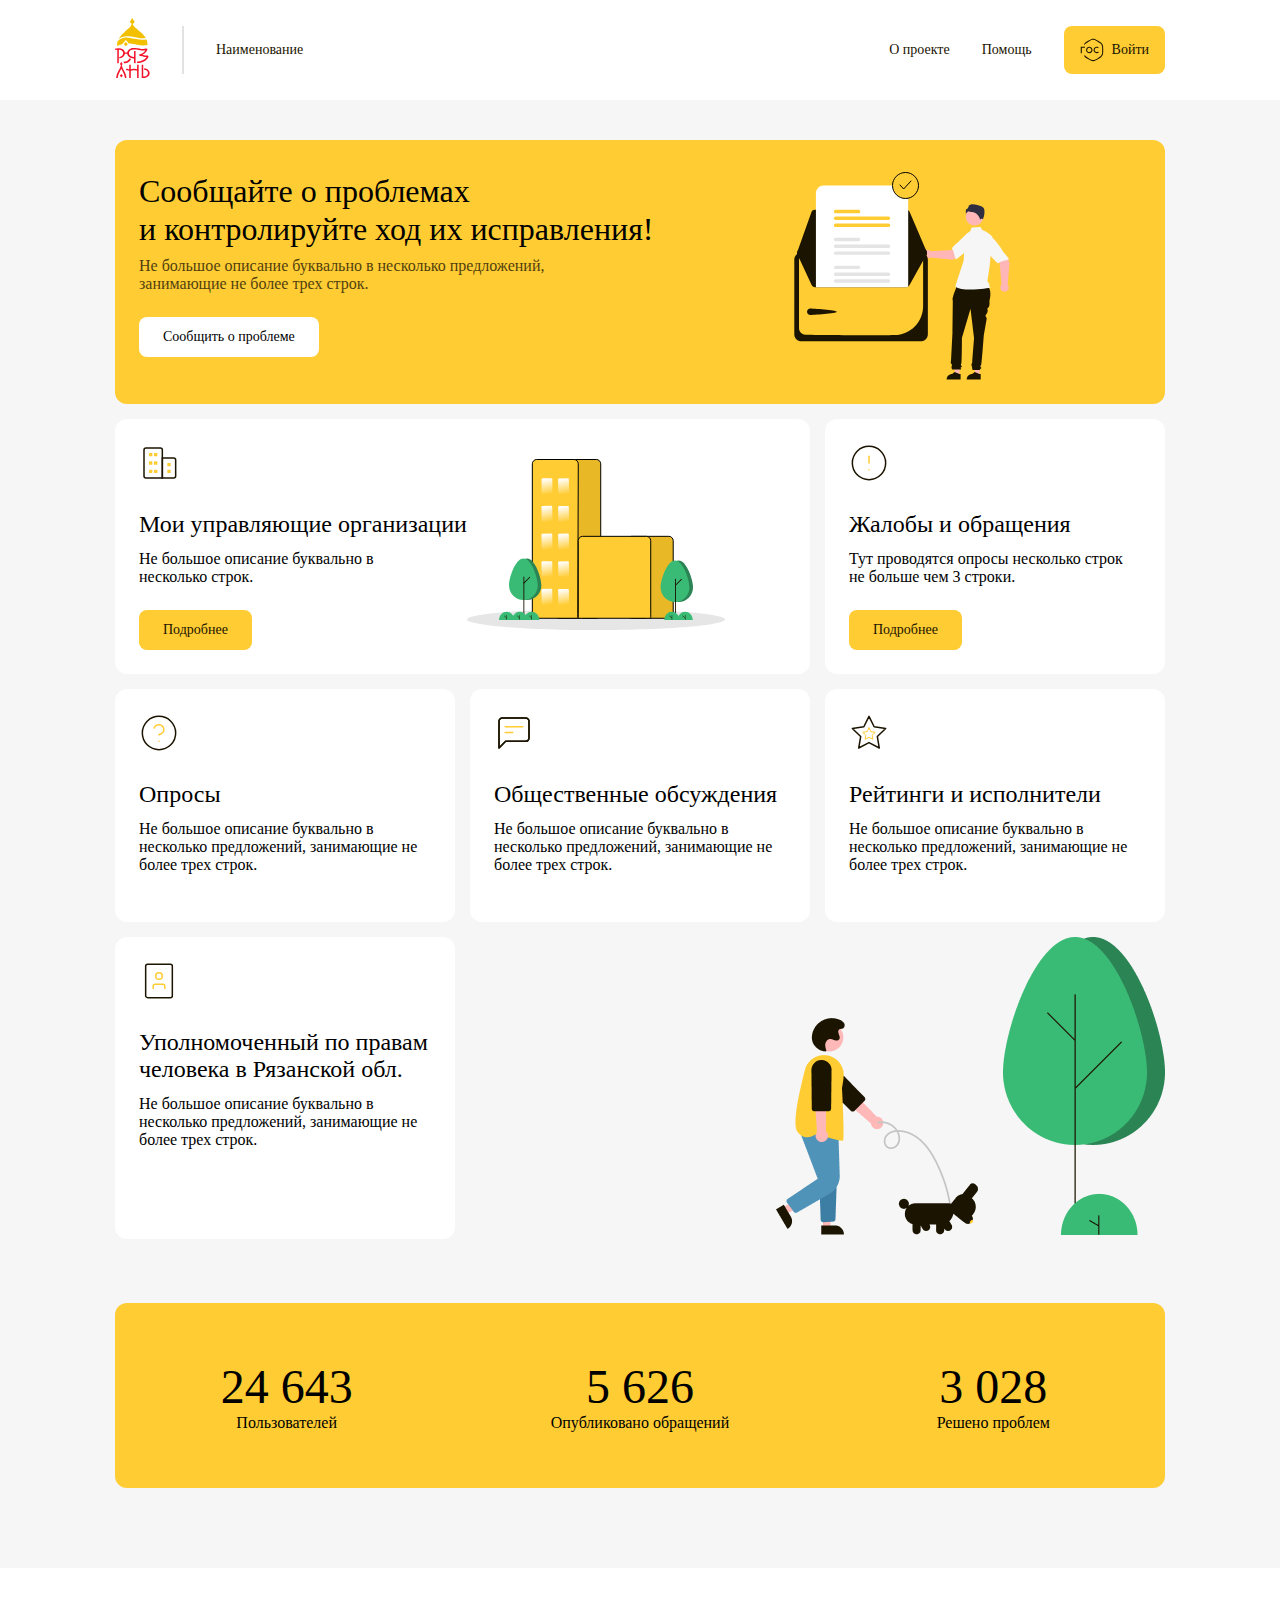
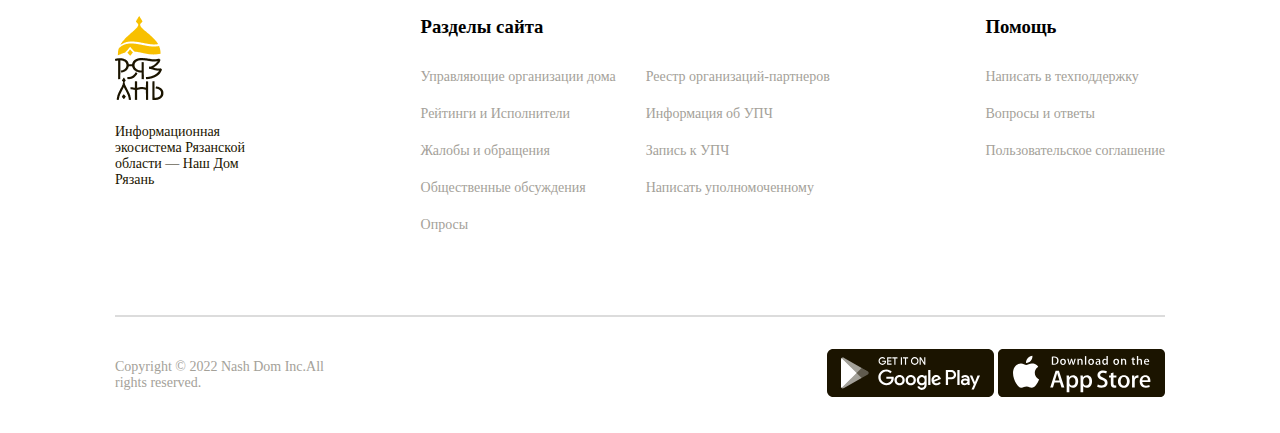
<file: main/index.html>
<!DOCTYPE html>
<html lang="en">
  <head>
    <meta charset="UTF-8" />
    <meta name="viewport" content="width=device-width, initial-scale=1.0" />
    <title>Ecosystem</title>
    <link rel="icon" href="../icon/header-icon-Ecosystem.svg" />
    <link rel="stylesheet" href="./sass/stayle.css" />

    <link
      rel="stylesheet"
      href="https://cdnjs.cloudflare.com/ajax/libs/font-awesome/6.5.1/css/all.min.css"
      integrity="sha512-DTOQO9RWCH3ppGqcWaEA1BIZOC6xxalwEsw9c2QQeAIftl+Vegovlnee1c9QX4TctnWMn13TZye+giMm8e2LwA=="
      crossorigin="anonymous"
      referrerpolicy="no-referrer"
    />
  </head>
  <body>
    <header class="header">
      <div class="container">
        <nav class="nav">
          <div class="header__wrapper">
            <div class="header__icon-ryaan">
              <a href="#">
                <img
                  src="../icon/header-icon-Ecosystem.svg"
                  alt="here is a picture ryaan"
              /></a>
              <div class="header__bottom-line"></div>
              <a href="#" class="header__ryaan-text">Наименование</a>
            </div>
            <div class="header__link-wrapper">
              <a class="header__link-project" href="#">О проекте</a>
              <div class="header__section-help">
                Помощь
                <i class="fa-solid fa-chevron-down"></i>

                <div class="header__heddin-link">
                  <a href="# ">Написать в техподдержку</a>
                  <a href="# ">Вопросы и ответы</a>
                  <a href="# ">Пользовательское соглашение</a>
                </div>
              </div>
              <button class="header__login_enter">
                <img
                  src="../icon/header-nav-state.svg"
                  alt="here is a picture state"
                />
                Войти
              </button>
            </div>
            <img
              class="header__icon-bars-mobile"
              src="../icon/header__icon-bars-img.svg"
              alt="here is a picture bars"
            />
          </div>
        </nav>
      </div>
    </header>

    <main class="main">
      <div class="container">
        <div class="main__box-wrapper">
          <div class="main__box-text-wrapper">
            <h3 class="main__box-title">
              Сообщайте о проблемах <br />
              и контролируйте ход их исправления!
            </h3>
            <p class="main__box-text">
              Не большое описание буквально в несколько предложений, занимающие
              не более трех строк.
            </p>
            <button class="main__box-button">Сообщить о проблеме</button>
          </div>
          <div class="main__box-img">
            <img
              src="../img/main__img-list-person.svg"
              alt="here is a picture person and list "
            />
          </div>
        </div>

        <div class="main__house-wrapper">
          <div class="main__house-width main__house-box">
            <div class="main_house-text-wrapper">
              <img
                src="../icon/main-smale-house.svg"
                alt="here is a picture smale house"
              />
              <h3 class="main__house-title">Мои управляющие организации</h3>
              <p class="main__house-text">
                Не большое описание буквально в несколько строк.
              </p>
              <button class="main__house-button">Подробнее</button>
            </div>
            <div class="main_house-img-wrapper">
              <img
                src="../img/mian-house-img.svg"
                alt="
              here is a picture of a house"
              />
            </div>
          </div>
          <div class="main__house-width main__house-complaint">
            <img
              src="../icon/main-house-undo.svg"
              alt="here is a picture of a it in "
            />
            <h4 class="main__house-complaint-title">Жалобы и обращения</h4>
            <p class="main__house-complaint-text">
              Тут проводятся опросы несколько строк не больше чем 3 строки.
            </p>
            <button class="main__house-button">Подробнее</button>
          </div>
          <div class="main__house-width main__house-question">
            <img
              src="../icon/main-circl-question.svg"
              alt="here is a picture of a it in "
            />
            <h4 class="main__house-complaint-title">Опросы</h4>
            <p class="main__house-complaint-text">
              Не большое описание буквально в несколько предложений, занимающие
              не более трех строк.
            </p>
          </div>
          <div class="main__house-width main__house-messeg">
            <img
              src="../icon/main-icon-messege.svg"
              alt="here is a picture of a it in "
            />
            <h4 class="main__house-complaint-title">Общественные обсуждения</h4>
            <p class="main__house-complaint-text">
              Не большое описание буквально в несколько предложений, занимающие
              не более трех строк.
            </p>
          </div>
          <div class="main__house-width main__house-star">
            <img
              src="../icon/main-star-img.svg"
              alt="here is a picture of a it in "
            />
            <h4 class="main__house-complaint-title">Рейтинги и исполнители</h4>
            <p class="main__house-complaint-text">
              Не большое описание буквально в несколько предложений, занимающие
              не более трех строк.
            </p>
          </div>
          <div class="main__house-complaint-imgAndWrapper">
            <div class="main__house-width main__house-person">
              <img
                src="../icon/main__person-own.svg"
                alt="here is a picture of a it in "
              />
              <h4 class="main__house-complaint-title">
                Уполномоченный по правам человека в Рязанской обл.
              </h4>
              <p class="main__house-complaint-text">
                Не большое описание буквально в несколько предложений,
                занимающие не более трех строк.
              </p>
            </div>
            <div class="main__house-img-wrapper">
              <img
                class="main__house-img-person-dog"
                src="../img/main__person_dog.png"
                alt="here is a picture person and dog"
              />
            </div>
          </div>
        </div>

        <div class="main__box-opinions-wrapper">
          <div class="main__box-opinions-text">
            <p class="main__box-opinions-number">24 643</p>
            <p class="main__box-opinions">Пользователей</p>
          </div>
          <div class="main__box-opinions-text">
            <p class="main__box-opinions-number">5 626</p>
            <p class="main__box-opinions">Опубликовано обращений</p>
          </div>
          <div class="main__box-opinions-text">
            <p class="main__box-opinions-number">3 028</p>
            <p class="main__box-opinions">Решено проблем</p>
          </div>
        </div>
      </div>
    </main>

    <footer class="footer">
      <div class="container">
        <div class="footer__wrapper">
          <div class="footer__list-wrapper">
            <ul class="footer__list-img">
              <li>
                <img
                  class="footer__list-icon"
                  src="../icon/footer-icon.png"
                  alt="here is a picture ryaan "
                />
              </li>
              <li class="footer__list-text">
                Информационная экосистема Рязанской области — Наш Дом Рязань
              </li>
            </ul>
            <ul class="footer__list">
              <h3 class="footer__title">Разделы сайта</h3>
              <div class="footer__list-link-wrapper">
                <div class="footer__list-link">
                  <li><a href="#">Управляющие организации дома</a></li>
                  <li><a href="#">Рейтинги и Исполнители</a></li>
                  <li><a href="#">Жалобы и обращения</a></li>
                  <li><a href="#">Общественные обсуждения</a></li>
                  <li><a href="#">Опросы</a></li>
                </div>
                <div class="footer__list-link">
                  <li><a href="#">Реестр организаций-партнеров</a></li>
                  <li><a href="#">Информация об УПЧ</a></li>
                  <li><a href="#">Запись к УПЧ</a></li>
                  <li><a href="#">Написать уполномоченному</a></li>
                </div>
              </div>
            </ul>
            <ul class="footer__list2">
              <h3 class="Footer__list-title2">Помощь</h3>
              <li><a href="#">Написать в техподдержку</a></li>
              <li><a href="#">Вопросы и ответы</a></li>
              <li><a href="#">Пользовательское соглашение</a></li>
            </ul>
          </div>
        </div>
        <div class="footer__line"></div>
        <div class="footer__copyright">
          <p class="footer__copyright-text">
            Copyright © 2022 Nash Dom Inc.All rights reserved.
          </p>
          <div class="footer__copyright-icons">
            <a href="#"
              ><img src="../icon/footer__icon-play.svg" alt="icon-playmarket"
            /></a>
            <a href="#"
              ><img src="../icon/footer__icon-apple.svg" alt="icon-apple"
            /></a>
          </div>
        </div>
      </div>
    </footer>
  </body>
</html>
</file>
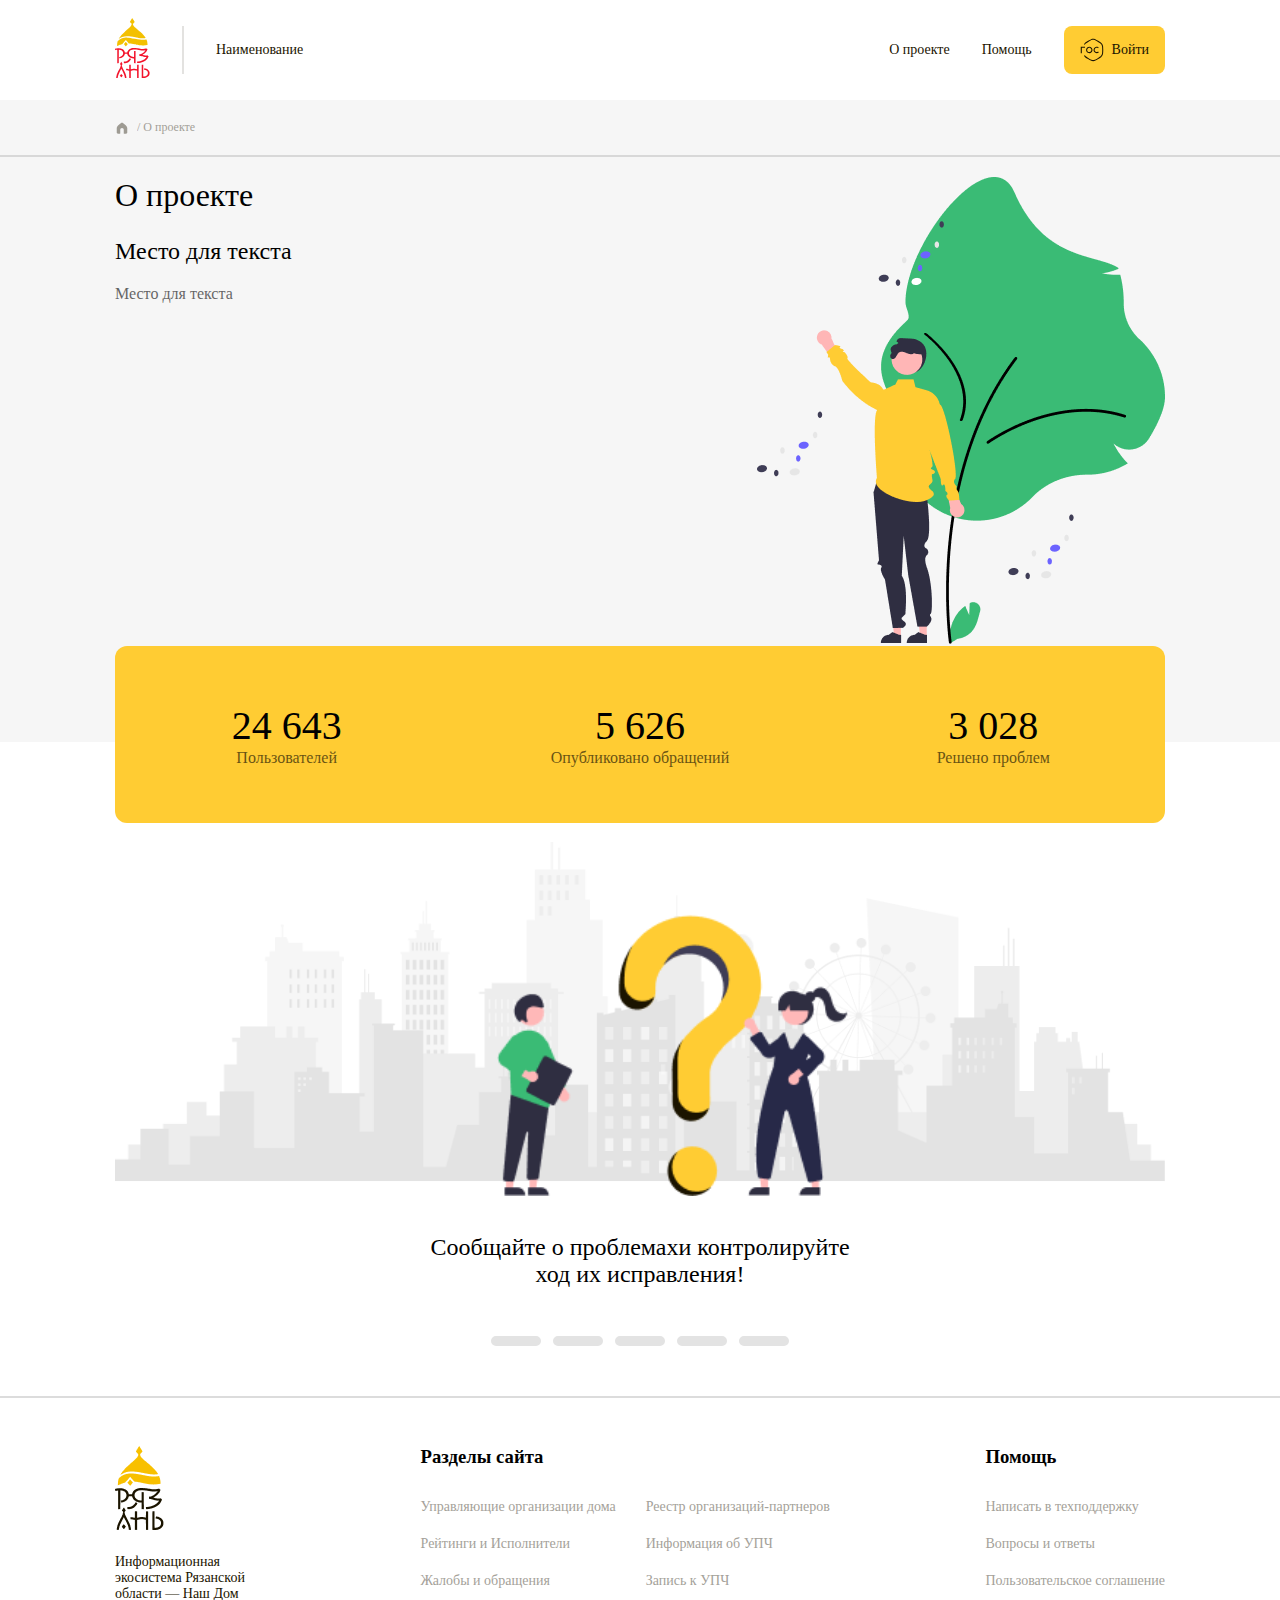
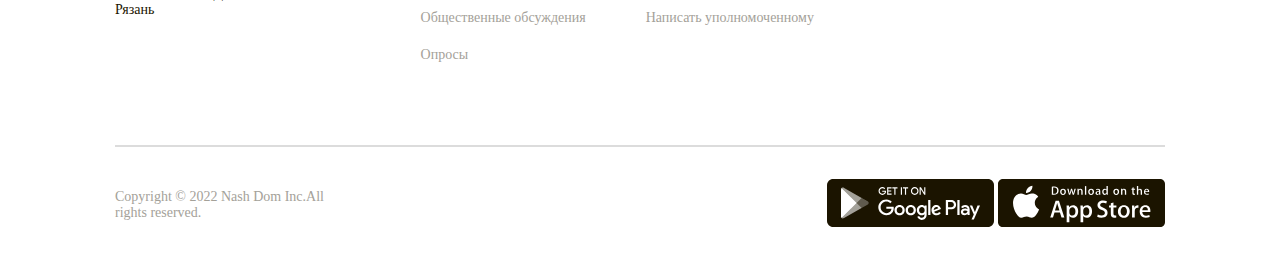
<file: about/about.html>
<!DOCTYPE html>
<html lang="en">
  <head>
    <meta charset="UTF-8" />
    <meta name="viewport" content="width=device-width, initial-scale=1.0" />
    <title>About</title>
    <link rel="icon" href="../icon/header-icon-Ecosystem.svg" />
    <link rel="stylesheet" href="./sass/stayle.css" />
    <link
      href="https://db.onlinewebfonts.com/c/acadfdfc97cd213de5a5609200dd5906?family=ALS+Hauss+Regular"
      rel="stylesheet"
    />
    <link
      rel="stylesheet"
      href="https://cdnjs.cloudflare.com/ajax/libs/font-awesome/6.5.1/css/all.min.css"
      integrity="sha512-DTOQO9RWCH3ppGqcWaEA1BIZOC6xxalwEsw9c2QQeAIftl+Vegovlnee1c9QX4TctnWMn13TZye+giMm8e2LwA=="
      crossorigin="anonymous"
      referrerpolicy="no-referrer"
    />
  </head>
  <body>
    <header class="header">
      <div class="container">
        <nav class="nav">
          <div class="header__wrapper">
            <div class="header__icon-ryaan">
              <a href="#">
                <img
                  src="../icon/header-icon-Ecosystem.svg"
                  alt="here is a picture ryaan"
              /></a>
              <div class="header__bottom-line"></div>
              <a href="#" class="header__ryaan-text">Наименование</a>
            </div>
            <div class="header__link-wrapper">
              <a class="header__link-project" href="#">О проекте</a>
              <div class="header__section-help">
                Помощь
                <i class="fa-solid fa-chevron-down"></i>

                <div class="header__heddin-link">
                  <a href="# ">Написать в техподдержку</a>
                  <a href="# ">Вопросы и ответы</a>
                  <a href="# ">Пользовательское соглашение</a>
                </div>
              </div>
              <button class="header__login_enter">
                <img
                  src="../icon/header-nav-state.svg"
                  alt="here is a picture state"
                />
                Войти
              </button>
            </div>
            <img
              class="header__icon-bars-mobile"
              src="../icon/header__icon-bars-img.svg"
              alt="here is a picture bars"
            />
          </div>
        </nav>
      </div>
    </header>

    <main class="main">
      <section class="main__about-wrapper">
        <div class="container">
          <div class="main__house-text-wrapper">
            <img
              src="../icon/main__house.svg"
              alt="here is a picture house icon"
            />

            <p class="main__house-p">/ О проекте</p>
          </div>
        </div>
        <div class="line"></div>
        <div class="container">
          <div class="main__heading-wrapper">
            <div class="main__heading">
              <h2 class="main___heading1">О проекте</h2>
              <h3 class="main___heading2">Место для текста</h3>
              <h4 class="main___heading3">Место для текста</h4>
            </div>
            <div class="main__img">
              <img
                src="../img/main__person and tree.png"
                alt="person and tree"
              />
            </div>
          </div>
        </div>
      </section>
      <div class="main__box-home">
        <div class="container">
          <div class="main__box-wrapper">
            <div class="main__box-opinions-wrapper">
              <div class="main__box-opinions-text">
                <p class="main__box-opinions-number">24 643</p>
                <p class="main__box-opinions">Пользователей</p>
              </div>
              <div class="main__box-opinions-text">
                <p class="main__box-opinions-number">5 626</p>
                <p class="main__box-opinions">Опубликовано обращений</p>
              </div>
              <div class="main__box-opinions-text">
                <p class="main__box-opinions-number">3 028</p>
                <p class="main__box-opinions">Решено проблем</p>
              </div>
            </div>
          </div>
          <div class="main__object-house">
            <img
              class="main__img-object"
              src="../img/main__house-object.png"
              alt="object house"
            />
            <img
              class="main__question-img"
              src="../img/main__question-person.png"
              alt="person and question"
            />
            <p class="main__object-text">
              Сообщайте о проблемахи контролируйте <br />
              ход их исправления!
            </p>
            <div class="main__button-wrapper">
              <div class="main__button"></div>
              <div class="main__button"></div>
              <div class="main__button"></div>
              <div class="main__button"></div>
              <div class="main__button"></div>
            </div>
          </div>
        </div>
      </div>
    </main>
    <div class="line"></div>
    <footer class="footer">
      <div class="container">
        <div class="footer__wrapper">
          <div class="footer__list-wrapper">
            <ul class="footer__list-img">
              <li>
                <img
                  class="footer__list-icon"
                  src="../icon/footer-icon.png"
                  alt="here is a picture ryaan "
                />
              </li>
              <li class="footer__list-text">
                Информационная экосистема Рязанской области — Наш Дом Рязань
              </li>
            </ul>
            <ul class="footer__list">
              <h3 class="footer__title">Разделы сайта</h3>
              <div class="footer__list-link-wrapper">
                <div class="footer__list-link">
                  <li><a href="#">Управляющие организации дома</a></li>
                  <li><a href="#">Рейтинги и Исполнители</a></li>
                  <li><a href="#">Жалобы и обращения</a></li>
                  <li><a href="#">Общественные обсуждения</a></li>
                  <li><a href="#">Опросы</a></li>
                </div>
                <div class="footer__list-link">
                  <li><a href="#">Реестр организаций-партнеров</a></li>
                  <li><a href="#">Информация об УПЧ</a></li>
                  <li><a href="#">Запись к УПЧ</a></li>
                  <li><a href="#">Написать уполномоченному</a></li>
                </div>
              </div>
            </ul>
            <ul class="footer__list2">
              <h3 class="Footer__list-title2">Помощь</h3>
              <li><a href="#">Написать в техподдержку</a></li>
              <li><a href="#">Вопросы и ответы</a></li>
              <li><a href="#">Пользовательское соглашение</a></li>
            </ul>
          </div>
        </div>
        <div class="footer__line"></div>
        <div class="footer__copyright">
          <p class="footer__copyright-text">
            Copyright © 2022 Nash Dom Inc.All rights reserved.
          </p>
          <div class="footer__copyright-icons">
            <a href="#"
              ><img src="../icon/footer__icon-play.svg" alt="icon-playmarket"
            /></a>
            <a href="#"
              ><img src="../icon/footer__icon-apple.svg" alt="icon-apple"
            /></a>
          </div>
        </div>
      </div>
    </footer>
  </body>
</html>
</file>
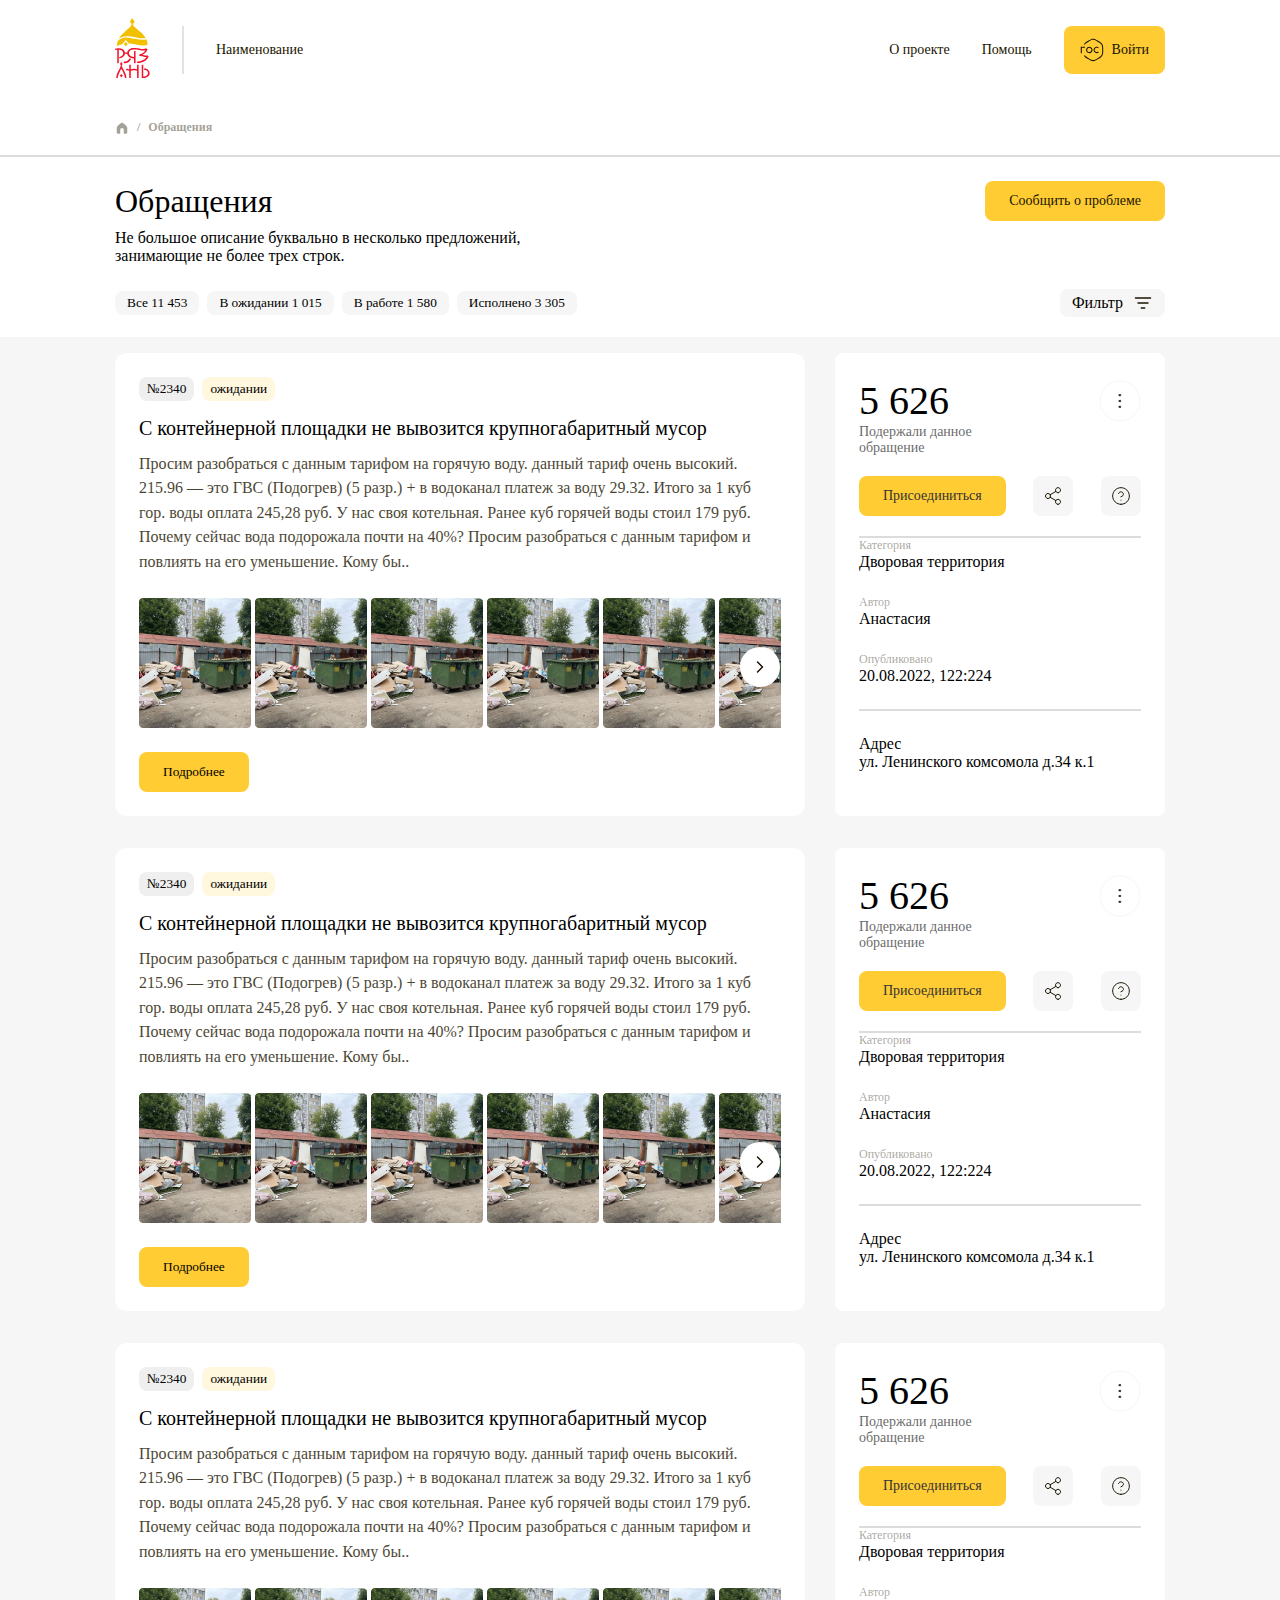
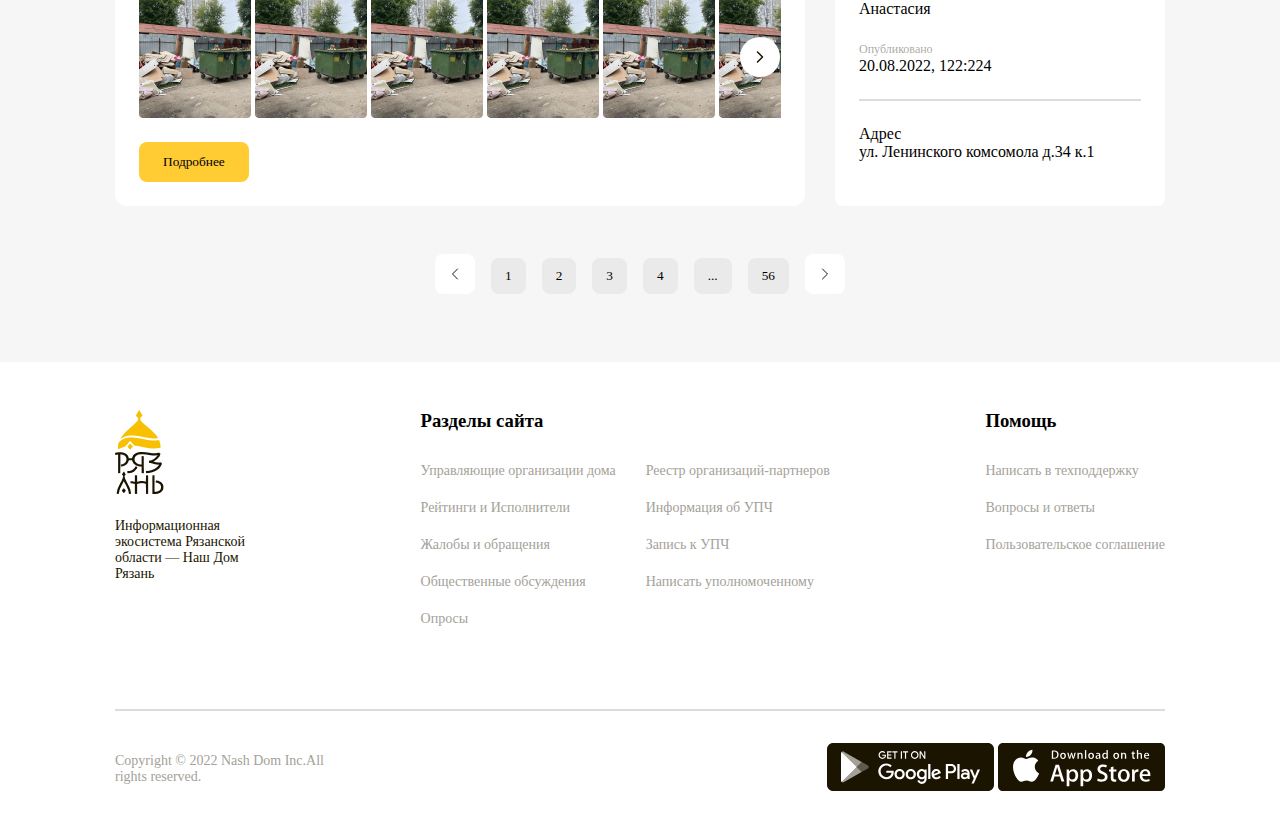
<file: complaints/complaints.html>
<!DOCTYPE html>
<html lang="en">
  <head>
    <meta charset="UTF-8" />
    <meta name="viewport" content="width=device-width, initial-scale=1.0" />
    <title>Complaints</title>
    <link rel="icon" href="../icon/header-icon-Ecosystem.svg" />
    <link rel="stylesheet" href="./sass/stayle.css" />
    <link
      href="https://db.onlinewebfonts.com/c/acadfdfc97cd213de5a5609200dd5906?family=ALS+Hauss+Regular"
      rel="stylesheet"
    />
    <link
      rel="stylesheet"
      href="https://cdnjs.cloudflare.com/ajax/libs/font-awesome/6.5.1/css/all.min.css"
      integrity="sha512-DTOQO9RWCH3ppGqcWaEA1BIZOC6xxalwEsw9c2QQeAIftl+Vegovlnee1c9QX4TctnWMn13TZye+giMm8e2LwA=="
      crossorigin="anonymous"
      referrerpolicy="no-referrer"
    />
  </head>
  <body>
    <header class="header">
      <div class="container">
        <nav class="nav">
          <div class="header__wrapper">
            <div class="header__icon-ryaan">
              <a href="#">
                <img
                  src="../icon/header-icon-Ecosystem.svg"
                  alt="here is a picture ryaan"
              /></a>
              <div class="header__bottom-line"></div>
              <a href="#" class="header__ryaan-text">Наименование</a>
            </div>
            <div class="header__link-wrapper">
              <a class="header__link-project" href="#">О проекте</a>
              <div class="header__section-help">
                Помощь
                <i class="fa-solid fa-chevron-down"></i>

                <div class="header__heddin-link">
                  <a href="# ">Написать в техподдержку</a>
                  <a href="# ">Вопросы и ответы</a>
                  <a href="# ">Пользовательское соглашение</a>
                </div>
              </div>
              <button class="header__login_enter">
                <img
                  src="../icon/header-nav-state.svg"
                  alt="here is a picture state"
                />
                Войти
              </button>
            </div>
            <img
              class="header__icon-bars-mobile"
              src="../icon/header__icon-bars-img.svg"
              alt="here is a picture bars"
            />
          </div>
        </nav>
      </div>
    </header>

    <main class="main">
      <section class="mini__house">
        <div class="container">
          <div class="main__mini-house_wrapper">
            <img src="../icon/main__house.svg" alt="house" />
            <p class="main__house-text">/</p>
            <p class="main__house-text">Обращения</p>
          </div>
        </div>
        <div class="line"></div>
      </section>
      <section class="appeals">
        <div class="container">
          <div class="main__appeals-wrapper">
            <div class="main__appeals-title-wrapper">
              <h2 class="main__appeals-title">Обращения</h2>
              <button class="main__appeals-title-button">
                Сообщить о проблеме
              </button>
            </div>
            <p class="main__appeals-text-wrapper">
              Не большое описание буквально в несколько предложений, занимающие
              не более трех строк.
            </p>
            <div class="main__appeals-number-link">
              <div class="main__appeals-number">
                <button class="main__appeals-butoon main__appls-bc">
                  Все 11 453
                </button>
                <button class="main__appeals-butoon main__appls-bc">
                  В ожидании 1 015
                </button>
                <button class="main__appeals-butoon main__appls-bc">
                  В работе 1 580
                </button>
                <button class="main__appeals-butoon main__appls-bc">
                  Исполнено 3 305
                </button>
              </div>

              <label for="runn" class="main__appeals-filtr main__appls-bc">
                Фильтр
                <img src="../icon/main__appeals-filtr.svg" alt="filtr img" />
              </label>
            </div>
            <input id="runn" class="main__checkbox-hidden" type="checkbox" />
            <div class="main__hidden-wrapper">
              <input
                class="main__hidden-serch mobile__adaptiw"
                type="search"
                placeholder="Поиск по номеру"
              />
              <select
                class="main__select-kategori mobile__adaptiw"
                name=""
                id=""
              >
                <option value="Выберете категорию">Выберете категорию</option>
                <option value="Выберете категорию">Выберете категорию</option>
                <option value="Выберете категорию">Выберете категорию</option>
              </select>
              <select
                class="main__select-kategori select-width mobile__adaptiw"
                name=""
                id=""
              >
                <option value="10">10</option>
                <option value="10">10</option>
                <option value="10">10</option>
              </select>
              <select
                class="main__select-kategori select__width mobile__adaptiw"
                name=""
                id=""
              >
                <option value="За 6 месяцев">За 6 месяцев</option>
                <option value="За 6 месяцев">За 6 месяцев</option>
                <option value="За 6 месяцев">За 6 месяцев</option>
              </select>
            </div>
          </div>
        </div>
      </section>
      <section class="complaints">
        <div class="container">
          <div class="complaints-wrapper">
            <div class="main__complaints-wrapper">
              <div class="main__complaints-number-call">
                <button class="main__complaints-buton">№2340</button>
                <button
                  class="main__complaints-buton main__complaints-buton-bc"
                >
                  ожидании
                </button>
              </div>
              <h4 class="main__complaints-title">
                С контейнерной площадки не вывозится крупногабаритный мусор
              </h4>
              <p class="main__complaints-text">
                Просим разобраться с данным тарифом на горячую воду. данный
                тариф очень высокий. 215.96 — это ГВС (Подогрев) (5 разр.) + в
                водоканал платеж за воду 29.32. Итого за 1 куб гор. воды оплата
                245,28 руб. У нас своя котельная. Ранее куб горячей воды стоил
                179 руб. Почему сейчас вода подорожала почти на 40%? Просим
                разобраться с данным тарифом и повлиять на его уменьшение. Кому
                бы..
              </p>
              <div class="main__complaints-img-wrapper">
                <img src="../img/main__img-eko.png" alt="eko" />
                <img src="../img/main__img-eko.png" alt="eko" />
                <img src="../img/main__img-eko.png" alt="eko" />
                <img src="../img/main__img-eko.png" alt="eko" />
                <img src="../img/main__img-eko.png" alt="eko" />
                <img src="../img/main__img-eko.png" alt="eko" />
                <img src="../img/main__img-eko.png" alt="eko" />
                <img id="run" src="../img/main__img-eko.png" alt="eko" />
              </div>
              <div class="main__complaints-img-scroll-wrapper">
                <a href="#run"
                  ><img
                    class="main__img-eko-scroll-bar"
                    src="../icon/main__button-scroll-bar.svg"
                    alt="scroll-bar"
                /></a>
              </div>
              <button class="main__complaints-butoon-details">Подробнее</button>
            </div>

            <div class="main__complaints-number-wrapper">
              <div class="main__complaints-number">
                5 626 <img src="../icon/main__number-circl.svg" alt="circl" />
              </div>
              <p class="main__complaints-number-text">
                Подержали данное <br />
                обращение
              </p>
              <div class="main__complaints-number-joining">
                <button class="main__complaints-like">Присоединиться</button>
                <img src="../icon/main-number-share (2).svg" alt="share" />
                <img
                  src="../icon/main-number-question (1).svg"
                  alt="question"
                />
              </div>
              <div class="line"></div>
              <div class="main__number-text-wrapper">
                <div class="main__number-text">
                  <p class="main__number-p-bc">Категория</p>
                  <p class="main__number-p">Дворовая территория</p>
                </div>
                <div class="main__number-text">
                  <p class="main__number-p-bc">Автор</p>
                  <p class="main__number-p">Анастасия</p>
                </div>
                <div class="main__number-text">
                  <p class="main__number-p-bc">Опубликовано</p>
                  <p class="main__number-p">20.08.2022, 122:224</p>
                </div>
                <div class="line"></div>
                <div class="main__number-location">
                  <p class="main__number-location-title">Адрес</p>
                  <p class="main__number-location-name">
                    ул. Ленинского комсомола д.34 к.1
                  </p>
                </div>
              </div>
            </div>
          </div>

          <div class="complaints-wrapper">
            <div class="main__complaints-wrapper">
              <div class="main__complaints-number-call">
                <button class="main__complaints-buton">№2340</button>
                <button
                  class="main__complaints-buton main__complaints-buton-bc"
                >
                  ожидании
                </button>
              </div>
              <h4 class="main__complaints-title">
                С контейнерной площадки не вывозится крупногабаритный мусор
              </h4>
              <p class="main__complaints-text">
                Просим разобраться с данным тарифом на горячую воду. данный
                тариф очень высокий. 215.96 — это ГВС (Подогрев) (5 разр.) + в
                водоканал платеж за воду 29.32. Итого за 1 куб гор. воды оплата
                245,28 руб. У нас своя котельная. Ранее куб горячей воды стоил
                179 руб. Почему сейчас вода подорожала почти на 40%? Просим
                разобраться с данным тарифом и повлиять на его уменьшение. Кому
                бы..
              </p>
              <div class="main__complaints-img-wrapper">
                <img src="../img/main__img-eko.png" alt="eko" />
                <img src="../img/main__img-eko.png" alt="eko" />
                <img src="../img/main__img-eko.png" alt="eko" />
                <img src="../img/main__img-eko.png" alt="eko" />
                <img src="../img/main__img-eko.png" alt="eko" />
                <img src="../img/main__img-eko.png" alt="eko" />
                <img src="../img/main__img-eko.png" alt="eko" />
                <img id="run" src="../img/main__img-eko.png" alt="eko" />
              </div>
              <div class="main__complaints-img-scroll-wrapper">
                <a href="#run"
                  ><img
                    class="main__img-eko-scroll-bar"
                    src="../icon/main__button-scroll-bar.svg"
                    alt="scroll-bar"
                /></a>
              </div>
              <button class="main__complaints-butoon-details">Подробнее</button>
            </div>

            <div class="main__complaints-number-wrapper">
              <div class="main__complaints-number">
                5 626 <img src="../icon/main__number-circl.svg" alt="circl" />
              </div>
              <p class="main__complaints-number-text">
                Подержали данное <br />
                обращение
              </p>
              <div class="main__complaints-number-joining">
                <button class="main__complaints-like">Присоединиться</button>
                <img src="../icon/main-number-share (2).svg" alt="share" />
                <img
                  src="../icon/main-number-question (1).svg"
                  alt="question"
                />
              </div>
              <div class="line"></div>
              <div class="main__number-text-wrapper">
                <div class="main__number-text">
                  <p class="main__number-p-bc">Категория</p>
                  <p class="main__number-p">Дворовая территория</p>
                </div>
                <div class="main__number-text">
                  <p class="main__number-p-bc">Автор</p>
                  <p class="main__number-p">Анастасия</p>
                </div>
                <div class="main__number-text">
                  <p class="main__number-p-bc">Опубликовано</p>
                  <p class="main__number-p">20.08.2022, 122:224</p>
                </div>
                <div class="line"></div>
                <div class="main__number-location">
                  <p class="main__number-location-title">Адрес</p>
                  <p class="main__number-location-name">
                    ул. Ленинского комсомола д.34 к.1
                  </p>
                </div>
              </div>
            </div>
          </div>

          <div class="complaints-wrapper">
            <div class="main__complaints-wrapper">
              <div class="main__complaints-number-call">
                <button class="main__complaints-buton">№2340</button>
                <button
                  class="main__complaints-buton main__complaints-buton-bc"
                >
                  ожидании
                </button>
              </div>
              <h4 class="main__complaints-title">
                С контейнерной площадки не вывозится крупногабаритный мусор
              </h4>
              <p class="main__complaints-text">
                Просим разобраться с данным тарифом на горячую воду. данный
                тариф очень высокий. 215.96 — это ГВС (Подогрев) (5 разр.) + в
                водоканал платеж за воду 29.32. Итого за 1 куб гор. воды оплата
                245,28 руб. У нас своя котельная. Ранее куб горячей воды стоил
                179 руб. Почему сейчас вода подорожала почти на 40%? Просим
                разобраться с данным тарифом и повлиять на его уменьшение. Кому
                бы..
              </p>
              <div class="main__complaints-img-wrapper">
                <img src="../img/main__img-eko.png" alt="eko" />
                <img src="../img/main__img-eko.png" alt="eko" />
                <img src="../img/main__img-eko.png" alt="eko" />
                <img src="../img/main__img-eko.png" alt="eko" />
                <img src="../img/main__img-eko.png" alt="eko" />
                <img src="../img/main__img-eko.png" alt="eko" />
                <img src="../img/main__img-eko.png" alt="eko" />
                <img id="run" src="../img/main__img-eko.png" alt="eko" />
              </div>
              <div class="main__complaints-img-scroll-wrapper">
                <a href="#run"
                  ><img
                    class="main__img-eko-scroll-bar"
                    src="../icon/main__button-scroll-bar.svg"
                    alt="scroll-bar"
                /></a>
              </div>
              <button class="main__complaints-butoon-details">Подробнее</button>
            </div>

            <div class="main__complaints-number-wrapper">
              <div class="main__complaints-number">
                5 626 <img src="../icon/main__number-circl.svg" alt="circl" />
              </div>
              <p class="main__complaints-number-text">
                Подержали данное <br />
                обращение
              </p>
              <div class="main__complaints-number-joining">
                <button class="main__complaints-like">Присоединиться</button>
                <img src="../icon/main-number-share (2).svg" alt="share" />
                <img
                  src="../icon/main-number-question (1).svg"
                  alt="question"
                />
              </div>
              <div class="line"></div>
              <div class="main__number-text-wrapper">
                <div class="main__number-text">
                  <p class="main__number-p-bc">Категория</p>
                  <p class="main__number-p">Дворовая территория</p>
                </div>
                <div class="main__number-text">
                  <p class="main__number-p-bc">Автор</p>
                  <p class="main__number-p">Анастасия</p>
                </div>
                <div class="main__number-text">
                  <p class="main__number-p-bc">Опубликовано</p>
                  <p class="main__number-p">20.08.2022, 122:224</p>
                </div>
                <div class="line"></div>
                <div class="main__number-location">
                  <p class="main__number-location-title">Адрес</p>
                  <p class="main__number-location-name">
                    ул. Ленинского комсомола д.34 к.1
                  </p>
                </div>
              </div>
            </div>
          </div>

          <div class="main__number-link">
            <a href="#">
              <img src="../icon/main-button-link-left.svg" alt="left"
            /></a>
            <button class="main__button_run">1</button>
            <button class="main__button_run">2</button>
            <button class="main__button_run">3</button>
            <button class="main__button_run">4</button>
            <button class="main__button_run">...</button>
            <button class="main__button_run">56</button>
            <a href="#">
              <img src="../icon/main-button-link-right.svg" alt="right"
            /></a>
          </div>
        </div>
      </section>
    </main>
    <footer class="footer">
      <div class="container">
        <div class="footer__wrapper">
          <div class="footer__list-wrapper">
            <ul class="footer__list-img">
              <li>
                <img
                  class="footer__list-icon"
                  src="../icon/footer-icon.png"
                  alt="here is a picture ryaan "
                />
              </li>
              <li class="footer__list-text">
                Информационная экосистема Рязанской области — Наш Дом Рязань
              </li>
            </ul>
            <ul class="footer__list">
              <h3 class="footer__title">Разделы сайта</h3>
              <div class="footer__list-link-wrapper">
                <div class="footer__list-link">
                  <li><a href="#">Управляющие организации дома</a></li>
                  <li><a href="#">Рейтинги и Исполнители</a></li>
                  <li><a href="#">Жалобы и обращения</a></li>
                  <li><a href="#">Общественные обсуждения</a></li>
                  <li><a href="#">Опросы</a></li>
                </div>
                <div class="footer__list-link">
                  <li><a href="#">Реестр организаций-партнеров</a></li>
                  <li><a href="#">Информация об УПЧ</a></li>
                  <li><a href="#">Запись к УПЧ</a></li>
                  <li><a href="#">Написать уполномоченному</a></li>
                </div>
              </div>
            </ul>
            <ul class="footer__list2">
              <h3 class="Footer__list-title2">Помощь</h3>
              <li><a href="#">Написать в техподдержку</a></li>
              <li><a href="#">Вопросы и ответы</a></li>
              <li><a href="#">Пользовательское соглашение</a></li>
            </ul>
          </div>
        </div>
        <div class="footer__line"></div>
        <div class="footer__copyright">
          <p class="footer__copyright-text">
            Copyright © 2022 Nash Dom Inc.All rights reserved.
          </p>
          <div class="footer__copyright-icons">
            <a href="#"
              ><img src="../icon/footer__icon-play.svg" alt="icon-playmarket"
            /></a>
            <a href="#"
              ><img src="../icon/footer__icon-apple.svg" alt="icon-apple"
            /></a>
          </div>
        </div>
      </div>
    </footer>
  </body>
</html>
</file>
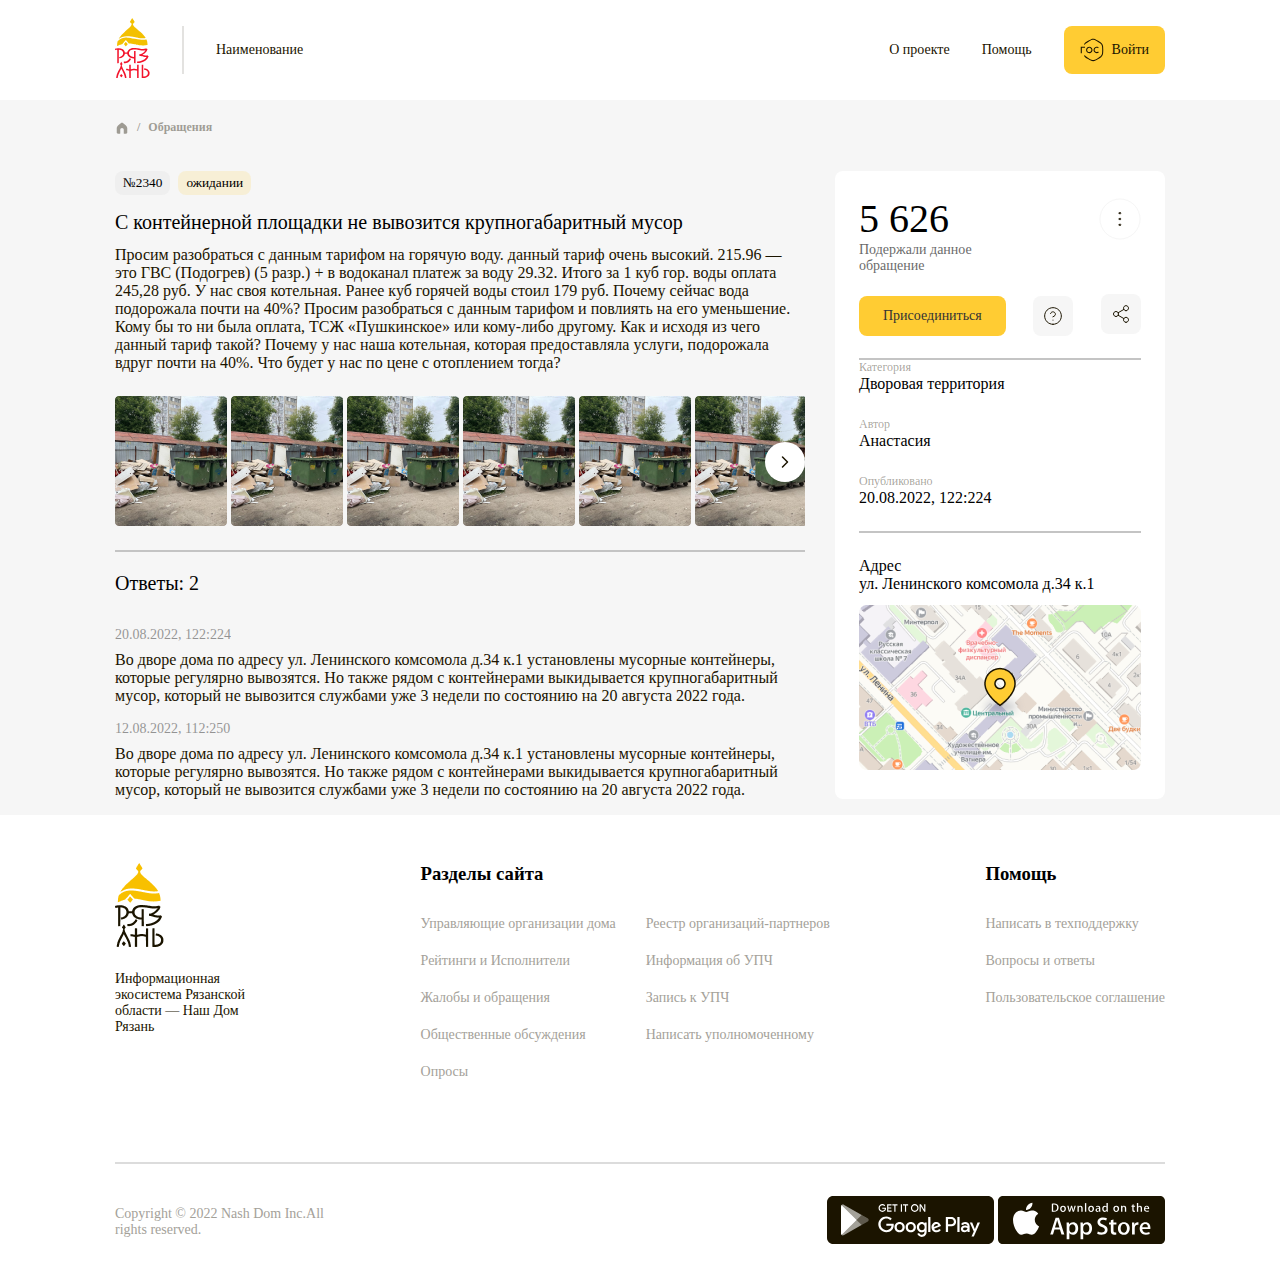
<file: complaints_map/complaints_map.html>
<!DOCTYPE html>
<html lang="en">
  <head>
    <meta charset="UTF-8" />
    <meta name="viewport" content="width=device-width, initial-scale=1.0" />
    <title>Complaints-map</title>
    <link rel="icon" href="../icon/header-icon-Ecosystem.svg" />
    <link rel="stylesheet" href="./sass/stayle.css" />
    <link
      href="https://db.onlinewebfonts.com/c/acadfdfc97cd213de5a5609200dd5906?family=ALS+Hauss+Regular"
      rel="stylesheet"
    />
    <link
      rel="stylesheet"
      href="https://cdnjs.cloudflare.com/ajax/libs/font-awesome/6.5.1/css/all.min.css"
      integrity="sha512-DTOQO9RWCH3ppGqcWaEA1BIZOC6xxalwEsw9c2QQeAIftl+Vegovlnee1c9QX4TctnWMn13TZye+giMm8e2LwA=="
      crossorigin="anonymous"
      referrerpolicy="no-referrer"
    />
  </head>
  <body>
    <header class="header">
      <div class="container">
        <nav class="nav">
          <div class="header__wrapper">
            <div class="header__icon-ryaan">
              <a href="#">
                <img
                  src="../icon/header-icon-Ecosystem.svg"
                  alt="here is a picture ryaan"
              /></a>
              <div class="header__bottom-line"></div>
              <a href="#" class="header__ryaan-text">Наименование</a>
            </div>
            <div class="header__link-wrapper">
              <a class="header__link-project" href="#">О проекте</a>
              <div class="header__section-help">
                Помощь
                <i class="fa-solid fa-chevron-down"></i>

                <div class="header__heddin-link">
                  <a href="# ">Написать в техподдержку</a>
                  <a href="# ">Вопросы и ответы</a>
                  <a href="# ">Пользовательское соглашение</a>
                </div>
              </div>
              <button class="header__login_enter">
                <img
                  src="../icon/header-nav-state.svg"
                  alt="here is a picture state"
                />
                Войти
              </button>
            </div>
            <img
              class="header__icon-bars-mobile"
              src="../icon/header__icon-bars-img.svg"
              alt="here is a picture bars"
            />
          </div>
        </nav>
      </div>
    </header>

    <main class="main">
      <section class="mini__house">
        <div class="container">
          <div class="main__mini-house_wrapper">
            <img src="../icon/main__house.svg" alt="house" />
            <p class="main__house-text">/</p>
            <p class="main__house-text">Обращения</p>
          </div>
        </div>
      </section>

      <section class="complaints">
        <div class="container">
          <div class="complaints-wrapper">
            <div class="main__complaints-wrapper">
              <div class="main__complaints-number-call">
                <button class="main__complaints-buton">№2340</button>
                <button
                  class="main__complaints-buton main__complaints-buton-bc"
                >
                  ожидании
                </button>
              </div>
              <h4 class="main__complaints-title">
                С контейнерной площадки не вывозится крупногабаритный мусор
              </h4>
              <p class="main__complaints-text">
                Просим разобраться с данным тарифом на горячую воду. данный
                тариф очень высокий. 215.96 — это ГВС (Подогрев) (5 разр.) + в
                водоканал платеж за воду 29.32. Итого за 1 куб гор. воды оплата
                245,28 руб. У нас своя котельная. Ранее куб горячей воды стоил
                179 руб. Почему сейчас вода подорожала почти на 40%? Просим
                разобраться с данным тарифом и повлиять на его уменьшение. Кому
                бы то ни была оплата, ТСЖ «Пушкинское» или кому-либо другому.
                Как и исходя из чего данный тариф такой? Почему у нас наша
                котельная, которая предоставляла услуги, подорожала вдруг почти
                на 40%. Что будет у нас по цене с отоплением тогда?
              </p>
              <div class="main__complaints-img-wrapper">
                <img src="../img/main__img-eko.png" alt="eko" />
                <img src="../img/main__img-eko.png" alt="eko" />
                <img src="../img/main__img-eko.png" alt="eko" />
                <img src="../img/main__img-eko.png" alt="eko" />
                <img src="../img/main__img-eko.png" alt="eko" />
                <img src="../img/main__img-eko.png" alt="eko" />
                <img src="../img/main__img-eko.png" alt="eko" />
                <img src="../img/main__img-eko.png" alt="eko" />
                <img id="run" src="../img/main__img-eko.png" alt="eko" />
                <a href="#run"
                  ><img
                    class="main__img-eko-scroll-bar"
                    src="../icon/main__button-scroll-bar.svg"
                    alt="scroll-bar"
                /></a>
              </div>
              <div class="line"></div>
              <h3 class="main__questions-title">Ответы: 2</h3>
              <p class="main__question-time">20.08.2022, 122:224</p>
              <p class="main__question-text">
                Во дворе дома по адресу ул. Ленинского комсомола д.34 к.1
                установлены мусорные контейнеры, которые регулярно вывозятся. Но
                также рядом с контейнерами выкидывается крупногабаритный мусор,
                который не вывозится службами уже 3 недели по состоянию на 20
                августа 2022 года.
              </p>
              <p class="main__question-time">12.08.2022, 112:250</p>
              <p class="main__question-text">
                Во дворе дома по адресу ул. Ленинского комсомола д.34 к.1
                установлены мусорные контейнеры, которые регулярно вывозятся. Но
                также рядом с контейнерами выкидывается крупногабаритный мусор,
                который не вывозится службами уже 3 недели по состоянию на 20
                августа 2022 года.
              </p>
            </div>

            <div class="main__complaints-number-wrapper">
              <div class="main__complaints-number">
                5 626 <img src="../icon/main__number-circl.svg" alt="circl" />
              </div>
              <p class="main__complaints-number-text">
                Подержали данное <br />
                обращение
              </p>
              <div class="main__complaints-number-joining">
                <button class="main__complaints-like">Присоединиться</button>
                <img
                  src="../icon/main-number-question (1).svg"
                  alt="question"
                />

                <label for="run-link"
                  ><img
                    class="img-pointer"
                    src="../icon/main-number-share (2).svg"
                    alt="share"
                /></label>
              </div>

              <div class="line"></div>
              <div class="main__number-text-wrapper">
                <div class="main__number-text">
                  <p class="main__number-p-bc">Категория</p>
                  <p class="main__number-p">Дворовая территория</p>
                </div>
                <div class="main__number-text">
                  <p class="main__number-p-bc">Автор</p>
                  <p class="main__number-p">Анастасия</p>
                </div>
                <div class="main__number-text">
                  <p class="main__number-p-bc">Опубликовано</p>
                  <p class="main__number-p">20.08.2022, 122:224</p>
                </div>
                <div class="line"></div>
                <div class="main__number-location">
                  <p class="main__number-location-title">Адрес</p>
                  <p class="main__number-location-name">
                    ул. Ленинского комсомола д.34 к.1
                  </p>
                  <img
                    class="main__img-map"
                    src="../img/main__img-map.png"
                    alt=""
                  />
                </div>
              </div>
            </div>
          </div>
          <!-- ******** -->
          <input id="run-link" type="checkbox" />
          <div class="main__hidden-link-home">
            <div class="main__heddin-link-house">
              <div class="main__heddin-like-wrapper">
                <p class="main__hidden-title">Поделиться</p>
                <label for="run-link">
                  <img
                    class="main__heddin-like-cros"
                    src="../icon/cres.svg"
                    alt=""
                /></label>
              </div>
              <div class="main__hidden-wrapper">
                <div class="main__hidden-link">
                  <img src="../img/ic-telegram.png" alt="telegram" />
                </div>
                <div class="main__hidden-link">
                  <img src="../img/ic-twitter.png" alt="" />
                </div>
                <div class="main__hidden-link">
                  <img src="../img/fecebook.png" alt="" />
                </div>
                <div class="main__hidden-link ic-whatsapp-bc">
                  <img src="../img/ic-whatsapp.png" alt="" />
                </div>

                <img src="../img/ic-messenger.png" alt="" />

                <div class="main__hidden-link ic-messege-bc">
                  <img src="../img/messege.png" alt="" />
                </div>
              </div>
              <div class="main__link-copy-wrappers">
                <input
                  class="main__hiddin-link-copy"
                  type="text"
                  placeholder="https://link-for-Share-description.com/"
                />
                <button class="main__link-copy-button">Copy</button>
              </div>
            </div>
          </div>
        </div>
      </section>
    </main>
    <footer class="footer">
      <div class="container">
        <div class="footer__wrapper">
          <div class="footer__list-wrapper">
            <ul class="footer__list-img">
              <li>
                <img
                  class="footer__list-icon"
                  src="../icon/footer-icon.png"
                  alt="here is a picture ryaan "
                />
              </li>
              <li class="footer__list-text">
                Информационная экосистема Рязанской области — Наш Дом Рязань
              </li>
            </ul>
            <ul class="footer__list">
              <h3 class="footer__title">Разделы сайта</h3>
              <div class="footer__list-link-wrapper">
                <div class="footer__list-link">
                  <li><a href="#">Управляющие организации дома</a></li>
                  <li><a href="#">Рейтинги и Исполнители</a></li>
                  <li><a href="#">Жалобы и обращения</a></li>
                  <li><a href="#">Общественные обсуждения</a></li>
                  <li><a href="#">Опросы</a></li>
                </div>
                <div class="footer__list-link">
                  <li><a href="#">Реестр организаций-партнеров</a></li>
                  <li><a href="#">Информация об УПЧ</a></li>
                  <li><a href="#">Запись к УПЧ</a></li>
                  <li><a href="#">Написать уполномоченному</a></li>
                </div>
              </div>
            </ul>
            <ul class="footer__list2">
              <h3 class="Footer__list-title2">Помощь</h3>
              <li><a href="#">Написать в техподдержку</a></li>
              <li><a href="#">Вопросы и ответы</a></li>
              <li><a href="#">Пользовательское соглашение</a></li>
            </ul>
          </div>
        </div>
        <div class="footer__line"></div>
        <div class="footer__copyright">
          <p class="footer__copyright-text">
            Copyright © 2022 Nash Dom Inc.All rights reserved.
          </p>
          <div class="footer__copyright-icons">
            <a href="#"
              ><img src="../icon/footer__icon-play.svg" alt="icon-playmarket"
            /></a>
            <a href="#"
              ><img src="../icon/footer__icon-apple.svg" alt="icon-apple"
            /></a>
          </div>
        </div>
      </div>
    </footer>
  </body>
</html>
</file>
<file: main/sass/stayle.css>
* {
  box-sizing: border-box;
  font-family: "ALS Hauss Regular";
}
* p,
* h1,
* h2,
* h3,
* h4,
* h5 {
  margin: 0;
  padding: 0;
}
@font-face {
  font-family: "ALS Hauss Regular";
  src: url("https://db.onlinewebfonts.com/t/acadfdfc97cd213de5a5609200dd5906.eot");
  src: url("https://db.onlinewebfonts.com/t/acadfdfc97cd213de5a5609200dd5906.eot?#iefix") format("embedded-opentype"), url("https://db.onlinewebfonts.com/t/acadfdfc97cd213de5a5609200dd5906.woff") format("woff"), url("https://db.onlinewebfonts.com/t/acadfdfc97cd213de5a5609200dd5906.woff2") format("woff2"), url("https://db.onlinewebfonts.com/t/acadfdfc97cd213de5a5609200dd5906.ttf") format("truetype"), url("https://db.onlinewebfonts.com/t/acadfdfc97cd213de5a5609200dd5906.svg#ALS Hauss Regular") format("svg");
  font-weight: normal;
  font-style: normal;
  font-display: swap;
}

body {
  margin: 0;
}

.container {
  max-width: 1070px;
  margin: 0 auto;
  padding: 0 10px;
}

.header__wrapper {
  width: 100%;
  display: flex;
  align-items: center;
  justify-content: space-between;
  gap: 5px;
  padding: 18px 0;
}

.header__icon-ryaan {
  display: flex;
  align-items: center;
  gap: 32px;
}

.header__bottom-line {
  height: 48px;
  border: 0.5px solid rgba(27, 20, 0, 0.1215686275);
}

.header__ryaan-text {
  font-family: ALS Hauss Regular;
  font-weight: 400;
  font-size: 14px;
  color: #1b1400;
  letter-spacing: 2%;
  text-decoration: none;
}

.header__link-wrapper {
  display: flex;
  gap: 32px;
  align-items: center;
}

.header__link-project {
  font-family: ALS Hauss Regular;
  font-weight: 400;
  font-size: 14px;
  color: #1b1400;
  letter-spacing: 2%;
  text-decoration: none;
}

.header__section-help {
  border: none;
  font-family: ALS Hauss Regular;
  font-weight: 400;
  font-size: 14px;
  color: #1b1400;
  letter-spacing: 2%;
  position: relative;
  cursor: pointer;
}

.header__section-help:hover .header__heddin-link {
  display: flex;
  opacity: 1;
  z-index: 999;
}

.header__login_enter {
  display: flex;
  align-items: center;
  border-radius: 8px;
  border: none;
  gap: 8px;
  font-family: ALS Hauss Regular;
  font-weight: 400;
  font-size: 14px;
  color: #1b1400;
  letter-spacing: 2%;
  padding: 12px 16px;
  background-color: #ffcc33;
  z-index: 10;
  cursor: pointer;
}

.header__icon-bars-mobile {
  display: none;
}

.header__login_enter:hover {
  background-color: #e9b828;
}

.header__login_enter:active {
  transform: scale(0.98);
}

.header__heddin-link {
  width: 269px;
  padding: 16px;
  border-radius: 8px;
  background-color: #ffffff;
  display: flex;
  gap: 4px;
  flex-direction: column;
  position: absolute;
  top: 15px;
  right: -100px;
  transition: 0.5s;
  opacity: 0;
  z-index: -9;
  box-shadow: 0 0 10px black;
}
.header__heddin-link a {
  padding: 8px 12px;
  border-radius: 8px;
  background-color: #f6f6f6;
  text-decoration: none;
  color: #1b1400;
  opacity: 80%;
  transition: 0.3s;
  cursor: pointer;
}
.header__heddin-link a:hover {
  background-color: #ffcc33;
}
.header__heddin-link a:active {
  transform: scale(0.98);
}

@media screen and (max-width: 535px) {
  .header__link-wrapper {
    display: none;
  }
  .header__bottom-line {
    display: none;
  }
  .header__ryaan-text {
    display: none;
  }
  .header__icon-bars-mobile {
    display: block;
  }
}
.main {
  background-color: #f6f6f6;
  padding: 40px 0 80px 0;
}

.main__box-wrapper {
  width: 100%;
  display: flex;
  gap: 60px;
  border-radius: 12px;
  background-color: #ffcc33;
  padding: 32px 0 24px 24px;
}

.main__box-title {
  font-family: ALS Hauss;
  font-weight: 400;
  font-size: 32px;
  color: #000;
  line-height: 38.4px;
}

.main__box-text {
  font-family: ALS Hauss;
  font-weight: 400;
  font-size: 16px;
  color: #000;
  max-width: 486px;
  width: 100%;
  opacity: 70%;
  padding: 8px 0 24px 0;
}

.main__box-button {
  font-family: ALS Hauss;
  font-weight: 400;
  font-size: 14px;
  color: #000;
  padding: 12px 24px;
  border-radius: 8px;
  border: none;
  background-color: #ffffff;
}

.main__box-button:active {
  transform: scale(0.98);
}

.main__box-button:hover {
  background-color: #f4f4f4;
  cursor: pointer;
}

.main__box-img {
  max-width: 360px;
  width: 100%;
  display: flex;
  align-items: center;
  justify-content: center;
}
.main__box-img img {
  max-width: 237px;
  width: 100%;
}

.main__house-wrapper {
  width: 100%;
  display: flex;
  flex-wrap: wrap;
  gap: 15px;
  padding-top: 15px;
}

.main__house-width {
  max-width: 340px;
  width: 100%;
  border-radius: 12px;
  background-color: #ffffff;
  padding: 24px 0 24px 24px;
}

.main__house-box {
  max-width: 695px;
  width: 100%;
  border-radius: 12px;
  display: flex;
  align-items: center;
}

.main_house-text-wrapper img {
  padding-bottom: 24px;
}

.main__house-title {
  font-family: ALS Hauss;
  font-weight: 400;
  font-size: 24px;
  color: #000;
  padding-bottom: 12px;
}

.main__house-text {
  max-width: 306px;
  width: 100%;
  font-family: ALS Hauss;
  font-weight: 400;
  font-size: 16px;
  color: #000;
  padding-bottom: 24px;
}

.main__house-button {
  border: none;
  border-radius: 8px;
  padding: 12px 24px;
  background-color: #ffcc33;
  font-family: ALS Hauss;
  font-weight: 400;
  font-size: 14px;
  color: #1b1400;
}

.main__house-button:active {
  transform: scale(0.98);
}

.main__house-button:hover {
  background-color: #d6aa26;
}

.main__house-complaint-title {
  font-family: ALS Hauss;
  font-weight: 400;
  font-size: 24px;
  color: #000;
  padding: 24px 0 12px 0;
  max-width: 292px;
  width: 100%;
}

.main__house-complaint-text {
  max-width: 292px;
  width: 100%;
  font-family: ALS Hauss;
  font-weight: 400;
  font-size: 16px;
  color: #000;
  padding-bottom: 24px;
}

.main__house-complaint-imgAndWrapper {
  width: 100%;
  display: flex;
  justify-content: space-between;
}

.main__box-opinions-wrapper {
  width: 100%;
  background-color: #ffcc33;
  display: flex;
  justify-content: space-around;
  gap: 10px;
  border-radius: 12px;
  margin: 64px 0 0 0;
}

.main__box-opinions-text {
  max-width: 290px;
  width: 100%;
  text-align: center;
  padding: 56px 0;
}

.main__box-opinions-number {
  font-family: ALS Hauss;
  font-weight: 400;
  font-size: 48px;
  color: #000;
}

.main__box-opinions-text {
  font-family: ALS Hauss;
  font-weight: 400;
  font-size: 16px;
  color: #000;
}

@media screen and (max-width: 1086px) {
  .main__house-box {
    max-width: 100%;
    justify-content: space-between;
    padding-right: 10px;
  }
  .main__house-width {
    max-width: 100%;
  }
}
@media screen and (max-width: 800px) {
  .main__box-img {
    display: none;
  }
  .main__box-wrapper {
    padding: 32px 16px 16px 16px;
  }
  .main__house-img-person-dog {
    display: none;
  }
}
@media screen and (max-width: 660px) {
  .main_house-img-wrapper {
    display: none;
  }
  .main__box-opinions-wrapper {
    flex-direction: column;
    align-items: center;
  }
  .main__box-opinions-wrapper {
    margin-top: 24px;
  }
}
@media screen and (max-width: 450px) {
  .main__box-button,
  .main__house-button {
    width: 100%;
  }
  .main__house-box {
    display: block;
  }
  .main__house-width {
    padding-right: 24px;
  }
}
.footer ul,
.footer li {
  padding: 0;
  margin: 0;
}

.footer__wrapper {
  padding: 48px 0 72px 0;
}

.footer__list-wrapper {
  width: 100%;
  display: flex;
  justify-content: space-between;
  gap: 30px;
}
.footer__list-wrapper ul {
  list-style: none;
}
.footer__list-wrapper ul a {
  text-decoration: none;
  padding-bottom: 12px;
  font-family: ALS Hauss;
  font-weight: 400;
  font-size: 14px;
  color: #a4a199;
}

.footer__list h3 {
  margin: 0;
}

.footer__list-text {
  max-width: 150px;
  width: 100%;
  font-family: ALS Hauss;
  font-weight: 400;
  font-size: 14px;
  color: #1b1400;
}

.footer__list-link-wrapper {
  display: flex;
  gap: 30px;
}

.footer__list-link li {
  line-height: 36px;
}

.footer__list-img {
  display: flex;
  flex-direction: column;
  gap: 20px;
}

.footer__list {
  display: flex;
  flex-direction: column;
  gap: 20px;
}

.footer__list2 li {
  line-height: 36px;
}

.Footer__list-title2 {
  padding-bottom: 20px;
}

.footer__line {
  border: 0.5px solid rgba(196, 196, 196, 0.6);
}

.footer__copyright {
  display: flex;
  align-items: center;
  gap: 10px;
  justify-content: space-between;
  padding: 32px 0;
}

.footer__copyright-text {
  max-width: 240px;
  width: 100%;
  font-family: ALS;
  font-weight: 400;
  font-size: 14px;
  color: #a4a199;
}

@media screen and (max-width: 845px) {
  .footer__list-wrapper {
    flex-direction: column;
  }
  .footer__list-link-wrapper {
    flex-direction: column;
    gap: 0;
  }
  .footer__list-text {
    max-width: 262px;
  }
  .footer__list-img {
    flex-direction: row;
    align-items: end;
  }
  .footer__copyright {
    flex-direction: column;
    align-items: flex-start;
  }
  .footer__wrapper {
    padding: 32px 0;
  }
}/*# sourceMappingURL=stayle.css.map */
</file>
<file: about/sass/stayle.css>
* {
  box-sizing: border-box;
  font-family: "ALS Hauss Regular";
}
* p,
* h1,
* h2,
* h3,
* h4,
* h5 {
  margin: 0;
  padding: 0;
}
@font-face {
  font-family: "ALS Hauss Regular";
  src: url("https://db.onlinewebfonts.com/t/acadfdfc97cd213de5a5609200dd5906.eot");
  src: url("https://db.onlinewebfonts.com/t/acadfdfc97cd213de5a5609200dd5906.eot?#iefix") format("embedded-opentype"), url("https://db.onlinewebfonts.com/t/acadfdfc97cd213de5a5609200dd5906.woff") format("woff"), url("https://db.onlinewebfonts.com/t/acadfdfc97cd213de5a5609200dd5906.woff2") format("woff2"), url("https://db.onlinewebfonts.com/t/acadfdfc97cd213de5a5609200dd5906.ttf") format("truetype"), url("https://db.onlinewebfonts.com/t/acadfdfc97cd213de5a5609200dd5906.svg#ALS Hauss Regular") format("svg");
  font-weight: normal;
  font-style: normal;
  font-display: swap;
}

body {
  margin: 0;
}

.container {
  max-width: 1070px;
  margin: 0 auto;
  padding: 0 10px;
}

.header__wrapper {
  width: 100%;
  display: flex;
  align-items: center;
  justify-content: space-between;
  gap: 5px;
  padding: 18px 0;
}

.header__icon-ryaan {
  display: flex;
  align-items: center;
  gap: 32px;
}

.header__bottom-line {
  height: 48px;
  border: 0.5px solid rgba(27, 20, 0, 0.1215686275);
}

.header__ryaan-text {
  font-family: ALS Hauss Regular;
  font-weight: 400;
  font-size: 14px;
  color: #1b1400;
  letter-spacing: 2%;
  text-decoration: none;
}

.header__link-wrapper {
  display: flex;
  gap: 32px;
  align-items: center;
}

.header__link-project {
  font-family: ALS Hauss Regular;
  font-weight: 400;
  font-size: 14px;
  color: #1b1400;
  letter-spacing: 2%;
  text-decoration: none;
}

.header__section-help {
  border: none;
  font-family: ALS Hauss Regular;
  font-weight: 400;
  font-size: 14px;
  color: #1b1400;
  letter-spacing: 2%;
  position: relative;
  cursor: pointer;
}

.header__section-help:hover .header__heddin-link {
  display: flex;
  opacity: 1;
  z-index: 999;
}

.header__login_enter {
  display: flex;
  align-items: center;
  border-radius: 8px;
  border: none;
  gap: 8px;
  font-family: ALS Hauss Regular;
  font-weight: 400;
  font-size: 14px;
  color: #1b1400;
  letter-spacing: 2%;
  padding: 12px 16px;
  background-color: #ffcc33;
  z-index: 10;
  cursor: pointer;
}

.header__icon-bars-mobile {
  display: none;
}

.header__login_enter:hover {
  background-color: #e9b828;
}

.header__login_enter:active {
  transform: scale(0.98);
}

.header__heddin-link {
  width: 269px;
  padding: 16px;
  border-radius: 8px;
  background-color: #ffffff;
  display: flex;
  gap: 4px;
  flex-direction: column;
  position: absolute;
  top: 15px;
  right: -100px;
  transition: 0.5s;
  opacity: 0;
  z-index: -9;
  box-shadow: 0 0 10px black;
}
.header__heddin-link a {
  padding: 8px 12px;
  border-radius: 8px;
  background-color: #f6f6f6;
  text-decoration: none;
  color: #1b1400;
  opacity: 80%;
  transition: 0.3s;
  cursor: pointer;
}
.header__heddin-link a:hover {
  background-color: #ffcc33;
}
.header__heddin-link a:active {
  transform: scale(0.98);
}

@media screen and (max-width: 535px) {
  .header__link-wrapper {
    display: none;
  }
  .header__bottom-line {
    display: none;
  }
  .header__ryaan-text {
    display: none;
  }
  .header__icon-bars-mobile {
    display: block;
  }
}
.main__about-wrapper {
  background-color: #f6f6f6;
  padding: 20px 0 93px 0;
}

.line {
  border: 0.5px solid rgba(196, 196, 196, 0.6);
}

.main__house-text-wrapper {
  display: flex;
  gap: 8px;
  align-items: center;
  padding: 0 0 20px 0;
}

.main__house-p {
  font-family: ALS Hause;
  font-weight: 500;
  font-size: 12px;
  color: #1b1400;
  opacity: 40%;
}

.main__heading-wrapper {
  display: flex;
  justify-content: space-between;
  padding-top: 20px;
}

.main___heading1 {
  font-family: ALS Hause;
  font-weight: 400;
  font-size: 32px;
  color: #000000;
  padding-bottom: 24px;
}

.main___heading2 {
  font-family: ALS Hause;
  font-weight: 400;
  font-size: 24px;
  color: #000000;
  padding-bottom: 20px;
}

.main___heading3 {
  font-family: ALS Hause;
  font-weight: 400;
  font-size: 16px;
  color: #000000;
  opacity: 60%;
}

.main__box-home {
  background-color: #ffffff;
}

.main__box-wrapper {
  position: relative;
}

.main__box-opinions-wrapper {
  width: 100%;
  background-color: #ffcc33;
  display: flex;
  justify-content: space-around;
  gap: 10px;
  border-radius: 12px;
  margin: 64px 0 0 0;
  position: absolute;
  top: -160px;
}

.main__box-opinions-text {
  max-width: 290px;
  width: 100%;
  text-align: center;
  padding: 56px 0;
}

.main__box-opinions-number {
  font-family: ALS Hause;
  font-weight: 400;
  font-size: 40px;
  color: #000;
}

.main__box-opinions {
  font-family: ALS Hause;
  font-weight: 400;
  font-size: 16px;
  color: #000;
  opacity: 60%;
}

.main__object-house {
  width: 100%;
  padding-top: 100px;
  position: relative;
}

.main__question-img {
  width: 43%;
  position: absolute;
  bottom: 200px;
  right: 24%;
}

.main__img-object {
  width: 100%;
}

.main__object-text {
  padding: 48px 0;
  text-align: center;
  font-family: ALS Hause;
  font-weight: 400;
  font-size: 24px;
  color: #000000;
}

.main__button-wrapper {
  display: flex;
  justify-content: center;
  align-items: center;
  gap: 12px;
  padding-bottom: 50px;
}

.main__button {
  width: 50px;
  border: 5px solid #e3e3e3;
  border-radius: 6px;
  cursor: pointer;
}

.main__button:hover {
  border-color: #ffcc33;
}

@media screen and (max-width: 660px) {
  .main__img {
    display: none;
  }
  .main__box-opinions-wrapper {
    margin: 100px 0 0 0;
    flex-direction: column;
    align-items: center;
  }
  .main__img-object {
    padding-top: 370px;
  }
  .main__box-opinions-text {
    padding: 31px 0;
  }
}
@media screen and (max-width: 458px) {
  .main__question-img {
    bottom: 235px;
  }
  .main__button {
    width: 24px;
  }
}
.footer ul,
.footer li {
  padding: 0;
  margin: 0;
}

.footer__wrapper {
  padding: 48px 0 72px 0;
}

.footer__list-wrapper {
  width: 100%;
  display: flex;
  justify-content: space-between;
  gap: 30px;
}
.footer__list-wrapper ul {
  list-style: none;
}
.footer__list-wrapper ul a {
  text-decoration: none;
  padding-bottom: 12px;
  font-family: ALS Hauss;
  font-weight: 400;
  font-size: 14px;
  color: #a4a199;
}

.footer__list h3 {
  margin: 0;
}

.footer__list-text {
  max-width: 150px;
  width: 100%;
  font-family: ALS Hauss;
  font-weight: 400;
  font-size: 14px;
  color: #1b1400;
}

.footer__list-link-wrapper {
  display: flex;
  gap: 30px;
}

.footer__list-link li {
  line-height: 36px;
}

.footer__list-img {
  display: flex;
  flex-direction: column;
  gap: 20px;
}

.footer__list {
  display: flex;
  flex-direction: column;
  gap: 20px;
}

.footer__list2 li {
  line-height: 36px;
}

.Footer__list-title2 {
  padding-bottom: 20px;
}

.footer__line {
  border: 0.5px solid rgba(196, 196, 196, 0.6);
}

.footer__copyright {
  display: flex;
  align-items: center;
  gap: 10px;
  justify-content: space-between;
  padding: 32px 0;
}

.footer__copyright-text {
  max-width: 240px;
  width: 100%;
  font-family: ALS;
  font-weight: 400;
  font-size: 14px;
  color: #a4a199;
}

@media screen and (max-width: 845px) {
  .footer__list-wrapper {
    flex-direction: column;
  }
  .footer__list-link-wrapper {
    flex-direction: column;
    gap: 0;
  }
  .footer__list-text {
    max-width: 262px;
  }
  .footer__list-img {
    flex-direction: row;
    align-items: end;
  }
  .footer__copyright {
    flex-direction: column;
    align-items: flex-start;
  }
  .footer__wrapper {
    padding: 32px 0;
  }
}/*# sourceMappingURL=stayle.css.map */
</file>
<file: complaints/sass/stayle.css>
* {
  box-sizing: border-box;
  font-family: "ALS Hauss Regular";
}
* p,
* h1,
* h2,
* h3,
* h4,
* h5 {
  margin: 0;
  padding: 0;
}
@font-face {
  font-family: "ALS Hauss Regular";
  src: url("https://db.onlinewebfonts.com/t/acadfdfc97cd213de5a5609200dd5906.eot");
  src: url("https://db.onlinewebfonts.com/t/acadfdfc97cd213de5a5609200dd5906.eot?#iefix") format("embedded-opentype"), url("https://db.onlinewebfonts.com/t/acadfdfc97cd213de5a5609200dd5906.woff") format("woff"), url("https://db.onlinewebfonts.com/t/acadfdfc97cd213de5a5609200dd5906.woff2") format("woff2"), url("https://db.onlinewebfonts.com/t/acadfdfc97cd213de5a5609200dd5906.ttf") format("truetype"), url("https://db.onlinewebfonts.com/t/acadfdfc97cd213de5a5609200dd5906.svg#ALS Hauss Regular") format("svg");
  font-weight: normal;
  font-style: normal;
  font-display: swap;
}

body {
  margin: 0;
}

.container {
  max-width: 1070px;
  margin: 0 auto;
  padding: 0 10px;
}

.header__wrapper {
  width: 100%;
  display: flex;
  align-items: center;
  justify-content: space-between;
  gap: 5px;
  padding: 18px 0;
}

.header__icon-ryaan {
  display: flex;
  align-items: center;
  gap: 32px;
}

.header__bottom-line {
  height: 48px;
  border: 0.5px solid rgba(27, 20, 0, 0.1215686275);
}

.header__ryaan-text {
  font-family: ALS Hauss Regular;
  font-weight: 400;
  font-size: 14px;
  color: #1b1400;
  letter-spacing: 2%;
  text-decoration: none;
}

.header__link-wrapper {
  display: flex;
  gap: 32px;
  align-items: center;
}

.header__link-project {
  font-family: ALS Hauss Regular;
  font-weight: 400;
  font-size: 14px;
  color: #1b1400;
  letter-spacing: 2%;
  text-decoration: none;
}

.header__section-help {
  border: none;
  font-family: ALS Hauss Regular;
  font-weight: 400;
  font-size: 14px;
  color: #1b1400;
  letter-spacing: 2%;
  position: relative;
  cursor: pointer;
}

.header__section-help:hover .header__heddin-link {
  display: flex;
  opacity: 1;
  z-index: 999;
}

.header__login_enter {
  display: flex;
  align-items: center;
  border-radius: 8px;
  border: none;
  gap: 8px;
  font-family: ALS Hauss Regular;
  font-weight: 400;
  font-size: 14px;
  color: #1b1400;
  letter-spacing: 2%;
  padding: 12px 16px;
  background-color: #ffcc33;
  z-index: 10;
  cursor: pointer;
}

.header__icon-bars-mobile {
  display: none;
}

.header__login_enter:hover {
  background-color: #e9b828;
}

.header__login_enter:active {
  transform: scale(0.98);
}

.header__heddin-link {
  width: 269px;
  padding: 16px;
  border-radius: 8px;
  background-color: #ffffff;
  display: flex;
  gap: 4px;
  flex-direction: column;
  position: absolute;
  top: 15px;
  right: -100px;
  transition: 0.5s;
  opacity: 0;
  z-index: -9;
  box-shadow: 0 0 10px black;
}
.header__heddin-link a {
  padding: 8px 12px;
  border-radius: 8px;
  background-color: #f6f6f6;
  text-decoration: none;
  color: #1b1400;
  opacity: 80%;
  transition: 0.3s;
  cursor: pointer;
}
.header__heddin-link a:hover {
  background-color: #ffcc33;
}
.header__heddin-link a:active {
  transform: scale(0.98);
}

@media screen and (max-width: 535px) {
  .header__link-wrapper {
    display: none;
  }
  .header__bottom-line {
    display: none;
  }
  .header__ryaan-text {
    display: none;
  }
  .header__icon-bars-mobile {
    display: block;
  }
}
.main__mini-house_wrapper {
  display: flex;
  align-items: center;
  gap: 8px;
  padding: 20px 0;
}

.main__house-text {
  font-family: "ALS Hauss Regular";
  font-weight: 800;
  font-size: 12px;
  color: #1b1400;
  opacity: 40%;
}

.line {
  border: 0.5px solid rgba(196, 196, 196, 0.6);
}

.main__appeals-title-wrapper {
  display: flex;
  align-items: center;
  justify-content: space-between;
  gap: 4px;
  padding: 24px 0 8px 0;
}

.main__appeals-title {
  font-family: ALS Hauss Regular;
  font-weight: 400;
  font-size: 32px;
  color: #000;
}

.main__appeals-title-button {
  font-family: ALS Hauss;
  font-weight: 400;
  font-size: 14px;
  color: #1b1400;
  padding: 12px 24px;
  border: none;
  background-color: #ffcc33;
  border-radius: 8px;
  transition: 0.4s;
}

.main__appeals-title-button:hover {
  background-color: #ebb511;
}

.main__appeals-title-button:active {
  transform: scale(0.98);
}

.main__appeals-text-wrapper {
  max-width: 486px;
  width: 100%;
  padding: 0 0 24px 0;
  font-family: ALS Hauss Regular;
  font-weight: 400;
  font-size: 16px;
  color: #000;
}

.main__appeals-number-link {
  width: 100%;
  display: flex;
  align-items: center;
  padding: 0 0 20px 0;
}

.main__appeals-number {
  display: flex;
  width: 100%;
  gap: 8px;
}

.main__appeals-filtr {
  display: flex;
  align-items: center;
  gap: 10px;
}

.main__checkbox-hidden {
  display: none;
}

#runn:checked ~ .main__hidden-wrapper {
  display: flex;
}

.main__hidden-wrapper {
  width: 100%;
  display: flex;
  justify-content: space-between;
  gap: 8px;
  padding: 20px 0 20px 0;
  display: none;
}

.main__hidden-serch {
  max-width: 262px;
  width: 100%;
  padding: 14px 16px;
  border: none;
  outline: none;
  background-color: rgba(27, 20, 0, 0.0784313725);
  border-radius: 8px;
}

.main__select-kategori {
  max-width: 442px;
  width: 100%;
  padding: 14px 16px;
  border: none;
  outline: none;
  background-color: rgba(27, 20, 0, 0.0784313725);
  border-radius: 8px;
}

.select-width {
  max-width: 112px;
  width: 100%;
}

.select__width {
  max-width: 210px;
  width: 100%;
}

.main__appls-bc {
  border: none;
  border-radius: 8px;
  padding: 4px 12px;
  background-color: #f6f6f6;
}

.main__appls-bc:hover {
  background-color: #ffcc33;
}

.main__appls-bc:active {
  transform: scale(0.98);
}

.complaints {
  background: #f6f6f6;
}

.complaints-wrapper {
  background: #f6f6f6;
  padding: 16px 0;
  display: flex;
  gap: 8px;
  justify-content: space-between;
}

.main__complaints-wrapper {
  max-width: 690px;
  width: 100%;
  background-color: #ffffff;
  padding: 24px;
  border-radius: 12px;
  position: relative;
}

.main__complaints-number-call {
  display: flex;
  gap: 8px;
}

.main__complaints-buton {
  border: none;
  border-radius: 8px;
  padding: 4px 8px;
  font-family: ALS Hauss Regular;
  font-weight: 400;
  font-size: -14px;
  color: #000;
}

.main__complaints-buton-bc {
  background: rgba(255, 204, 51, 0.1607843137);
}

.main__complaints-title {
  font-family: ALS Hauss Regular;
  font-weight: 400;
  font-size: 20px;
  color: #000000;
  letter-spacing: 2%;
  padding: 16px 0 12px 0;
}

.main__complaints-text {
  font-family: ALS Hauss Regular;
  font-weight: 400;
  font-size: 16px;
  color: #1b1400;
  line-height: 24.4px;
  opacity: 80%;
}

.main__complaints-img-wrapper {
  display: flex;
  gap: 4px;
  overflow-x: scroll;
  padding: 24px 0;
  scroll-behavior: smooth;
}

.main__complaints-img-wrapper::-webkit-scrollbar {
  display: none;
}

.main__complaints-img-scroll-wrapper {
  position: absolute;
  right: 25px;
  bottom: 125px;
}

.main__complaints-butoon-details {
  border: none;
  border-radius: 8px;
  padding: 12px 24px;
  background-color: #ffcc33;
  cursor: pointer;
}

.main__complaints-butoon-details:hover {
  background-color: #ffc311;
}

.main__complaints-butoon-details:active {
  transform: scale(0.98);
}

.main__complaints-number-wrapper {
  max-width: 330px;
  width: 100%;
  padding: 24px;
  background-color: #ffffff;
  border-radius: 8px;
}

.main__complaints-number {
  display: flex;
  align-items: center;
  justify-content: space-between;
  font-family: ALS Hauss Regular;
  font-weight: 400;
  font-size: 40px;
  color: #000;
}

.main__complaints-number-text {
  font-family: ALS Hauss Regular;
  font-weight: 400;
  font-size: 14px;
  color: #000;
  opacity: 60%;
}

.main__complaints-number-joining {
  display: flex;
  align-items: center;
  justify-content: space-between;
  padding: 20px 0;
}

.main__complaints-like {
  border: none;
  border-radius: 8px;
  padding: 12px 24px;
  background-color: #ffcc33;
  font-family: ALS Hauss Regular;
  font-weight: 400;
  font-size: 14px;
  color: #333;
}

.main__number-text-wrapper {
  display: flex;
  gap: 24px;
  flex-direction: column;
}

.main__number-p-bc {
  font-family: ALS Hauss Regular;
  font-weight: 500;
  font-size: 12px;
  color: rgba(27, 20, 0, 0.4);
}

.main__number-link {
  display: flex;
  align-items: center;
  justify-content: center;
  gap: 16px;
  padding: 32px 0 64px 0;
}

.main__button_run {
  padding: 10px 14px;
  border: none;
  background-color: #eaeaea;
  border-radius: 8px;
}

.main__button_run:hover {
  background-color: #ffc311;
}

@media screen and (max-width: 1050px) {
  .complaints-wrapper {
    flex-direction: column;
  }
  .main__complaints-wrapper,
  .main__complaints-number-wrapper {
    max-width: 100%;
  }
}
@media screen and (max-width: 635px) {
  .main__appeals-number,
  .main__hidden-wrapper {
    flex-direction: column;
  }
  .main__appeals-number-link {
    flex-direction: column;
    gap: 8px;
  }
  .main__appls-bc {
    width: 100%;
    display: flex;
    justify-content: center;
  }
  .mobile__adaptiw {
    max-width: 100%;
    width: 100%;
  }
  .main__appeals-title-wrapper {
    flex-direction: column;
    width: 100%;
    align-items: normal;
  }
}
@media screen and (max-width: 455px) {
  .main__number-link :nth-child(4),
  .main__number-link :nth-child(5) {
    display: none;
  }
}
.footer ul,
.footer li {
  padding: 0;
  margin: 0;
}

.footer__wrapper {
  padding: 48px 0 72px 0;
}

.footer__list-wrapper {
  width: 100%;
  display: flex;
  justify-content: space-between;
  gap: 30px;
}
.footer__list-wrapper ul {
  list-style: none;
}
.footer__list-wrapper ul a {
  text-decoration: none;
  padding-bottom: 12px;
  font-family: ALS Hauss;
  font-weight: 400;
  font-size: 14px;
  color: #a4a199;
}

.footer__list h3 {
  margin: 0;
}

.footer__list-text {
  max-width: 150px;
  width: 100%;
  font-family: ALS Hauss;
  font-weight: 400;
  font-size: 14px;
  color: #1b1400;
}

.footer__list-link-wrapper {
  display: flex;
  gap: 30px;
}

.footer__list-link li {
  line-height: 36px;
}

.footer__list-img {
  display: flex;
  flex-direction: column;
  gap: 20px;
}

.footer__list {
  display: flex;
  flex-direction: column;
  gap: 20px;
}

.footer__list2 li {
  line-height: 36px;
}

.Footer__list-title2 {
  padding-bottom: 20px;
}

.footer__line {
  border: 0.5px solid rgba(196, 196, 196, 0.6);
}

.footer__copyright {
  display: flex;
  align-items: center;
  gap: 10px;
  justify-content: space-between;
  padding: 32px 0;
}

.footer__copyright-text {
  max-width: 240px;
  width: 100%;
  font-family: ALS;
  font-weight: 400;
  font-size: 14px;
  color: #a4a199;
}

@media screen and (max-width: 845px) {
  .footer__list-wrapper {
    flex-direction: column;
  }
  .footer__list-link-wrapper {
    flex-direction: column;
    gap: 0;
  }
  .footer__list-text {
    max-width: 262px;
  }
  .footer__list-img {
    flex-direction: row;
    align-items: end;
  }
  .footer__copyright {
    flex-direction: column;
    align-items: flex-start;
  }
  .footer__wrapper {
    padding: 32px 0;
  }
}/*# sourceMappingURL=stayle.css.map */
</file>
<file: complaints_map/sass/stayle.css>
* {
  box-sizing: border-box;
  font-family: "ALS Hauss Regular";
}
* p,
* h1,
* h2,
* h3,
* h4,
* h5 {
  margin: 0;
  padding: 0;
}
@font-face {
  font-family: "ALS Hauss Regular";
  src: url("https://db.onlinewebfonts.com/t/acadfdfc97cd213de5a5609200dd5906.eot");
  src: url("https://db.onlinewebfonts.com/t/acadfdfc97cd213de5a5609200dd5906.eot?#iefix") format("embedded-opentype"), url("https://db.onlinewebfonts.com/t/acadfdfc97cd213de5a5609200dd5906.woff") format("woff"), url("https://db.onlinewebfonts.com/t/acadfdfc97cd213de5a5609200dd5906.woff2") format("woff2"), url("https://db.onlinewebfonts.com/t/acadfdfc97cd213de5a5609200dd5906.ttf") format("truetype"), url("https://db.onlinewebfonts.com/t/acadfdfc97cd213de5a5609200dd5906.svg#ALS Hauss Regular") format("svg");
  font-weight: normal;
  font-style: normal;
  font-display: swap;
}

body {
  margin: 0;
}

.container {
  max-width: 1070px;
  margin: 0 auto;
  padding: 0 10px;
}

.header__wrapper {
  width: 100%;
  display: flex;
  align-items: center;
  justify-content: space-between;
  gap: 5px;
  padding: 18px 0;
}

.header__icon-ryaan {
  display: flex;
  align-items: center;
  gap: 32px;
}

.header__bottom-line {
  height: 48px;
  border: 0.5px solid rgba(27, 20, 0, 0.1215686275);
}

.header__ryaan-text {
  font-family: ALS Hauss Regular;
  font-weight: 400;
  font-size: 14px;
  color: #1b1400;
  letter-spacing: 2%;
  text-decoration: none;
}

.header__link-wrapper {
  display: flex;
  gap: 32px;
  align-items: center;
}

.header__link-project {
  font-family: ALS Hauss Regular;
  font-weight: 400;
  font-size: 14px;
  color: #1b1400;
  letter-spacing: 2%;
  text-decoration: none;
}

.header__section-help {
  border: none;
  font-family: ALS Hauss Regular;
  font-weight: 400;
  font-size: 14px;
  color: #1b1400;
  letter-spacing: 2%;
  position: relative;
  cursor: pointer;
}

.header__section-help:hover .header__heddin-link {
  display: flex;
  opacity: 1;
  z-index: 999;
}

.header__login_enter {
  display: flex;
  align-items: center;
  border-radius: 8px;
  border: none;
  gap: 8px;
  font-family: ALS Hauss Regular;
  font-weight: 400;
  font-size: 14px;
  color: #1b1400;
  letter-spacing: 2%;
  padding: 12px 16px;
  background-color: #ffcc33;
  z-index: 10;
  cursor: pointer;
}

.header__icon-bars-mobile {
  display: none;
}

.header__login_enter:hover {
  background-color: #e9b828;
}

.header__login_enter:active {
  transform: scale(0.98);
}

.header__heddin-link {
  width: 269px;
  padding: 16px;
  border-radius: 8px;
  background-color: #ffffff;
  display: flex;
  gap: 4px;
  flex-direction: column;
  position: absolute;
  top: 15px;
  right: -100px;
  transition: 0.5s;
  opacity: 0;
  z-index: -9;
  box-shadow: 0 0 10px black;
}
.header__heddin-link a {
  padding: 8px 12px;
  border-radius: 8px;
  background-color: #f6f6f6;
  text-decoration: none;
  color: #1b1400;
  opacity: 80%;
  transition: 0.3s;
  cursor: pointer;
}
.header__heddin-link a:hover {
  background-color: #ffcc33;
}
.header__heddin-link a:active {
  transform: scale(0.98);
}

@media screen and (max-width: 535px) {
  .header__link-wrapper {
    display: none;
  }
  .header__bottom-line {
    display: none;
  }
  .header__ryaan-text {
    display: none;
  }
  .header__icon-bars-mobile {
    display: block;
  }
}
body {
  position: relative;
}

.line {
  border: 0.5px solid #c4c4c4;
}

.main {
  background: #f6f6f6;
}

.main__mini-house_wrapper {
  display: flex;
  align-items: center;
  gap: 8px;
  padding: 20px 0;
}

.main__house-text {
  font-family: "ALS Hauss Regular";
  font-weight: 800;
  font-size: 12px;
  color: #1b1400;
  opacity: 40%;
}

.complaints-wrapper {
  padding: 16px 0;
  display: flex;
  gap: 8px;
  justify-content: space-between;
}

.main__complaints-wrapper {
  max-width: 690px;
  width: 100%;
  border-radius: 12px;
  position: relative;
}

.main__complaints-number-call {
  display: flex;
  gap: 8px;
}

.main__complaints-buton {
  border: none;
  border-radius: 8px;
  padding: 4px 8px;
  font-family: ALS Hauss Regular;
  font-weight: 400;
  font-size: -14px;
  color: #000;
}

.main__complaints-buton-bc {
  background: rgba(255, 204, 51, 0.1607843137);
}

.main__complaints-title {
  font-family: ALS Hauss Regular;
  font-weight: 400;
  font-size: 20px;
  color: #000000;
  letter-spacing: 2%;
  padding: 16px 0 12px 0;
}

.main__complaints-text {
  font-family: ALS Hauss Regular;
  font-weight: 400;
  font-size: 16px;
  color: #1b1400;
}

.main__complaints-img-wrapper {
  display: flex;
  gap: 4px;
  overflow-x: scroll;
  padding: 24px 0;
  scroll-behavior: smooth;
  position: relative;
}

.main__img-eko-scroll-bar {
  position: absolute;
  right: 0;
  top: 70px;
}

.main__complaints-img-wrapper::-webkit-scrollbar {
  display: none;
}

.main__complaints-img-scroll-wrapper {
  position: absolute;
  right: 0px;
  top: 370px;
}

.main__questions-title {
  font-family: ALS Hauss Regular;
  font-weight: 400;
  font-size: 20px;
  color: #000000;
  padding: 20px 0 16px 0;
}

.main__question-time {
  font-family: ALS Hauss Regular;
  font-weight: 400;
  font-size: 14px;
  color: #000000;
  opacity: 40%;
  padding: 16px 0 8px 0;
}

.main__question-text {
  font-family: ALS Hauss Regular;
  font-weight: 400;
  font-size: 16px;
  color: #1b1400;
}

.main__complaints-butoon-details {
  border: none;
  border-radius: 8px;
  padding: 12px 24px;
  background-color: #ffcc33;
  cursor: pointer;
}

.main__complaints-butoon-details:hover {
  background-color: #ffc311;
}

.main__complaints-butoon-details:active {
  transform: scale(0.98);
}

.main__complaints-number-wrapper {
  max-width: 330px;
  width: 100%;
  padding: 24px;
  background-color: #ffffff;
  border-radius: 8px;
  position: relative;
}

.main__complaints-number {
  display: flex;
  align-items: center;
  justify-content: space-between;
  font-family: ALS Hauss Regular;
  font-weight: 400;
  font-size: 40px;
  color: #000;
}

.main__complaints-number-text {
  font-family: ALS Hauss Regular;
  font-weight: 400;
  font-size: 14px;
  color: #000;
  opacity: 60%;
}

.main__heddin-like-wrapper {
  display: flex;
  justify-content: space-between;
  position: relative;
}

.main__hidden-title {
  font-family: ALS Hauss Regular;
  font-weight: 400;
  font-size: 32px;
  color: #000;
  padding-bottom: 24px;
}

.main__heddin-like-cros {
  position: absolute;
  right: -25px;
  top: -25px;
  cursor: pointer;
}

.main__heddin-like-cros:hover {
  background-color: #cec5c5;
  border-radius: 50%;
}

.main__hiddin-link-copy {
  width: 100%;
  border: 0.5px solid rgba(27, 20, 0, 0.0784313725);
  padding: 14px 0 14px 16px;
  border-radius: 8px;
}

.main__link-copy-wrappers {
  display: flex;
  align-items: center;
  position: relative;
}

.main__link-copy-button {
  position: absolute;
  right: 3px;
  padding: 12px 24px;
  border: none;
  border-radius: 8px;
  background-color: #ffcc33;
}

.main__hidden-link-home {
  width: 100%;
  overflow: hidden;
  background-color: rgba(0, 0, 0, 0.5803921569);
  padding: 32px;
  position: fixed;
  top: 0;
  left: 0;
  right: 0;
  height: 100vh;
  z-index: 99999;
  display: flex;
  align-items: center;
  justify-content: center;
  display: none;
}

.img-pointer {
  cursor: pointer;
}

#run-link {
  display: none;
}

#run-link:checked + .main__hidden-link-home {
  display: flex;
}

.main__heddin-link-house {
  max-width: 510px;
  width: 100%;
  background-color: #ffffff;
  padding: 32px;
  border-radius: 12px;
}

.main__hidden-wrapper {
  display: flex;
  align-items: center;
  gap: 12px;
  padding-bottom: 40px;
}

.ic-whatsapp-bc {
  background: #25d366 !important;
}

.ic-messege-bc {
  background: #f6f6f6 !important;
}

.main__hidden-link {
  display: flex;
  align-items: center;
  justify-content: center;
  width: 56px;
  height: 56px;
  border-radius: 50%;
  background: linear-gradient(180deg, #2aabee 0%, #229ed9 99.26%);
}
.main__hidden-link img {
  width: 28px;
  -o-object-fit: scale-down;
     object-fit: scale-down;
}

.main__complaints-number-joining {
  display: flex;
  align-items: center;
  justify-content: space-between;
  padding: 20px 0;
}

.main__complaints-like {
  border: none;
  border-radius: 8px;
  padding: 12px 24px;
  background-color: #ffcc33;
  font-family: ALS Hauss Regular;
  font-weight: 400;
  font-size: 14px;
  color: #333;
  cursor: pointer;
}

.main__number-text-wrapper {
  display: flex;
  gap: 24px;
  flex-direction: column;
}

.main__number-p-bc {
  font-family: ALS Hauss Regular;
  font-weight: 500;
  font-size: 12px;
  color: rgba(27, 20, 0, 0.4);
}

.main__img-map {
  padding-top: 12px;
}

@media screen and (max-width: 1070px) {
  .complaints-wrapper {
    flex-direction: column;
  }
  .main__complaints-wrapper,
  .main__complaints-number-wrapper {
    max-width: 100%;
  }
}
.footer ul,
.footer li {
  padding: 0;
  margin: 0;
}

.footer__wrapper {
  padding: 48px 0 72px 0;
}

.footer__list-wrapper {
  width: 100%;
  display: flex;
  justify-content: space-between;
  gap: 30px;
}
.footer__list-wrapper ul {
  list-style: none;
}
.footer__list-wrapper ul a {
  text-decoration: none;
  padding-bottom: 12px;
  font-family: ALS Hauss;
  font-weight: 400;
  font-size: 14px;
  color: #a4a199;
}

.footer__list h3 {
  margin: 0;
}

.footer__list-text {
  max-width: 150px;
  width: 100%;
  font-family: ALS Hauss;
  font-weight: 400;
  font-size: 14px;
  color: #1b1400;
}

.footer__list-link-wrapper {
  display: flex;
  gap: 30px;
}

.footer__list-link li {
  line-height: 36px;
}

.footer__list-img {
  display: flex;
  flex-direction: column;
  gap: 20px;
}

.footer__list {
  display: flex;
  flex-direction: column;
  gap: 20px;
}

.footer__list2 li {
  line-height: 36px;
}

.Footer__list-title2 {
  padding-bottom: 20px;
}

.footer__line {
  border: 0.5px solid rgba(196, 196, 196, 0.6);
}

.footer__copyright {
  display: flex;
  align-items: center;
  gap: 10px;
  justify-content: space-between;
  padding: 32px 0;
}

.footer__copyright-text {
  max-width: 240px;
  width: 100%;
  font-family: ALS;
  font-weight: 400;
  font-size: 14px;
  color: #a4a199;
}

@media screen and (max-width: 845px) {
  .footer__list-wrapper {
    flex-direction: column;
  }
  .footer__list-link-wrapper {
    flex-direction: column;
    gap: 0;
  }
  .footer__list-text {
    max-width: 262px;
  }
  .footer__list-img {
    flex-direction: row;
    align-items: end;
  }
  .footer__copyright {
    flex-direction: column;
    align-items: flex-start;
  }
  .footer__wrapper {
    padding: 32px 0;
  }
}/*# sourceMappingURL=stayle.css.map */
</file>
